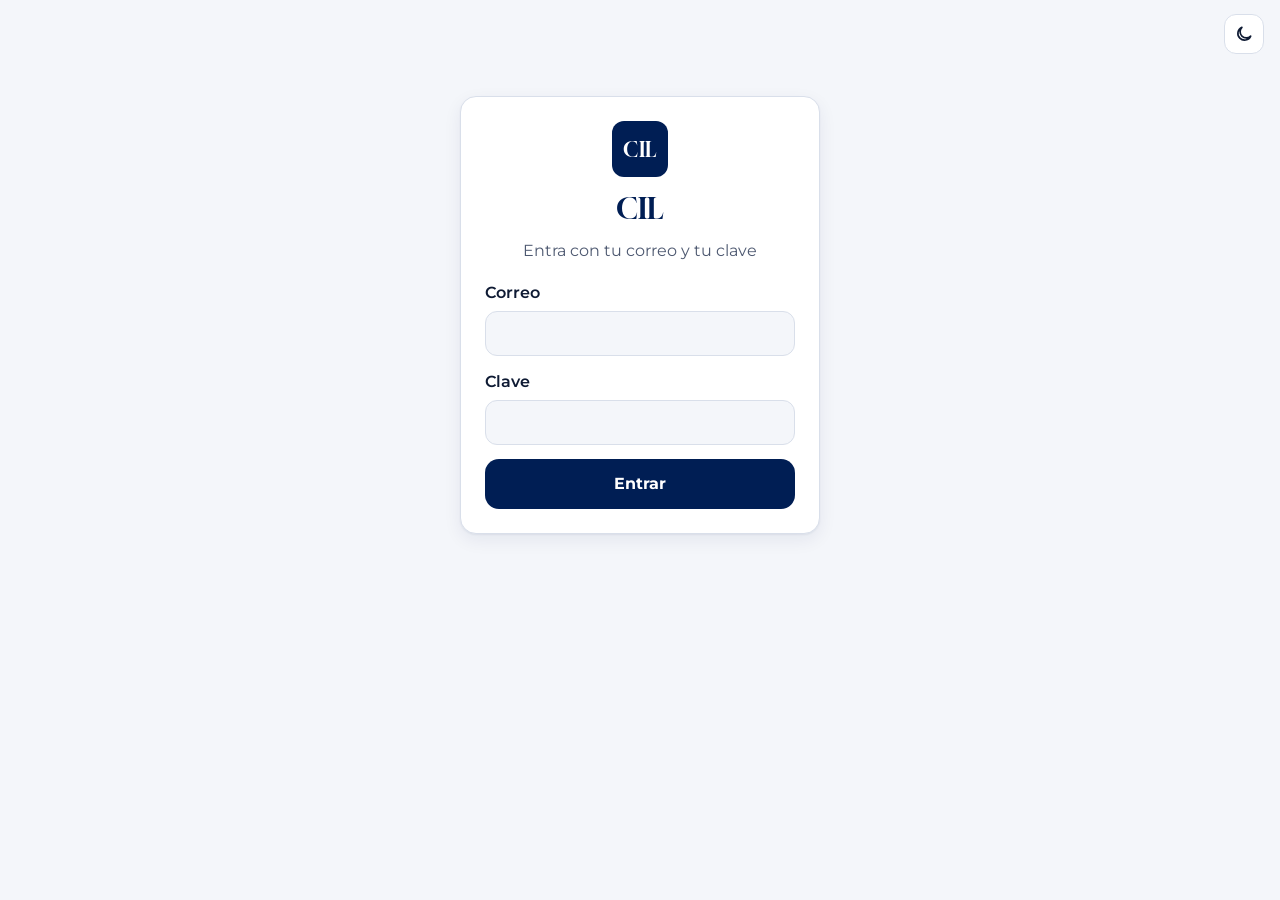
<file: index.html>
<!doctype html>
<html lang="es">
<head>
  <meta charset="utf-8">
  <meta name="viewport" content="width=device-width, initial-scale=1, maximum-scale=1, user-scalable=no, viewport-fit=cover">
  <title>CIL</title>
  <meta name="description" content="Herramientas del equipo CIL.">
  <meta name="theme-color" content="#001E54">
  <meta name="robots" content="noindex, nofollow">
  <link rel="manifest" href="manifest.webmanifest">
  <link rel="icon" type="image/png" sizes="192x192" href="icon-192.png">
  <link rel="apple-touch-icon" href="icon-192.png">
  <meta name="apple-mobile-web-app-capable" content="yes">
  <meta name="apple-mobile-web-app-title" content="CIL">
  <link rel="preconnect" href="https://xooofdppgnpibasambuc.supabase.co" crossorigin><!-- la base de datos (config.js): se conecta mientras carga la app -->
  <link rel="preconnect" href="https://fonts.googleapis.com"><link rel="preconnect" href="https://fonts.gstatic.com" crossorigin>
  <link rel="stylesheet" href="https://fonts.googleapis.com/css2?family=Gloock&family=Montserrat:wght@500;600;700;800&display=swap" media="print" onload="this.media='all'">
  <!-- Quien solo usa un módulo (por ejemplo Tareas) va directo, sin esperar a que cargue el menú -->
  <script>try { var d = localStorage.getItem('barquero_directo'); if (d && /^[a-z]+\/$/.test(d) && !sessionStorage.getItem('barquero_en_menu') && !/avisos|bandeja/.test(location.search)) location.replace(d); } catch (e) { /* sigue al menú */ }</script>
  <script src="comun/tema.js?v=4"></script>
  <link rel="stylesheet" href="comun/tema.css?v=3">
  <link rel="stylesheet" href="comun/hub.css?v=8">
</head>
<body>
  <div id="hub"><div class="hub-centro"><div class="hub-spinner"></div></div></div>
  <noscript>Esta app necesita JavaScript.</noscript>
  <script src="comun/sesion.js?v=1" defer></script>
  <script src="config.js" defer></script>
  <script src="comun/hub.js?v=18" defer></script>
</body>
</html>
</file>
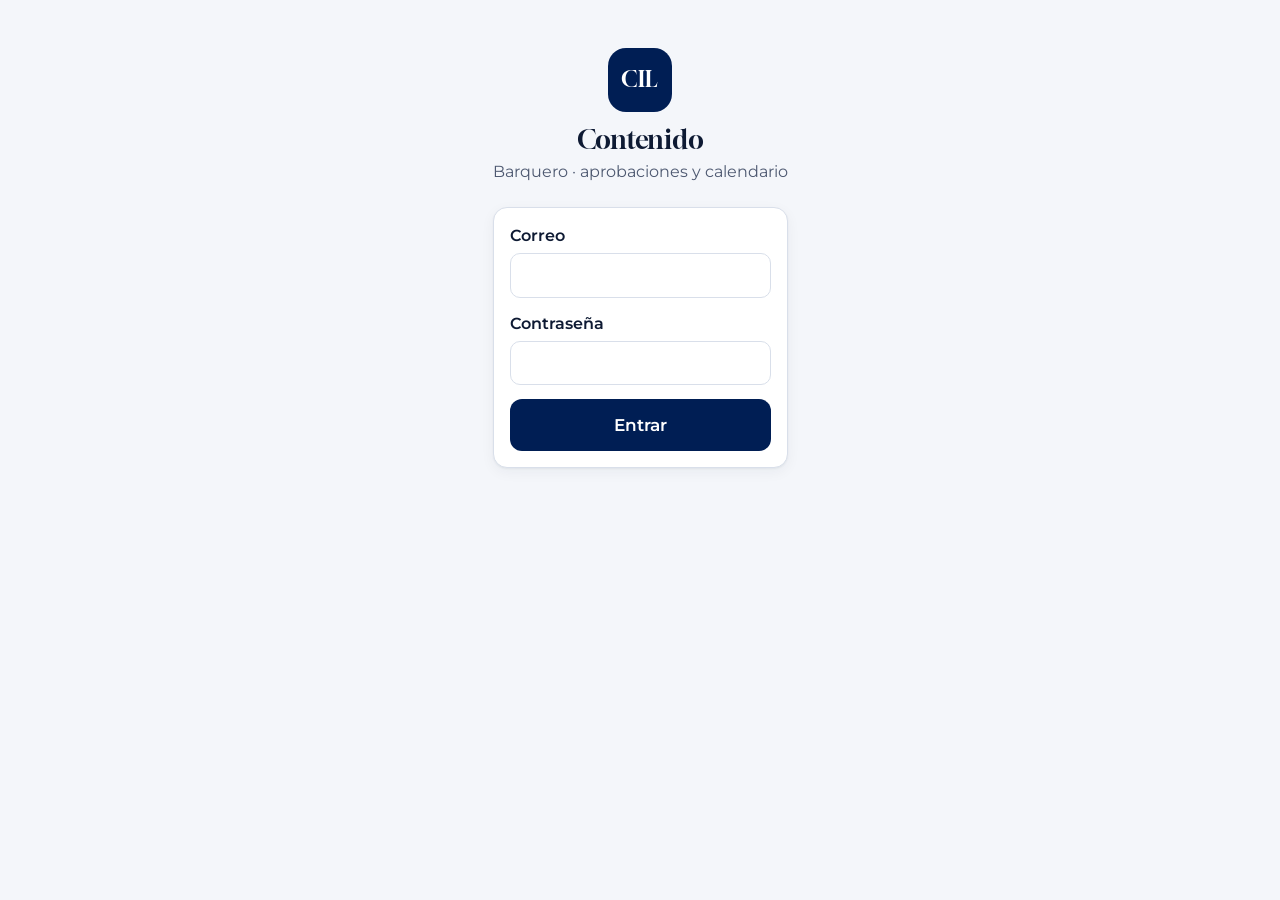
<file: contenido/index.html>
<!doctype html>
<html lang="es" class="marco-fijo">
<head>
  <meta charset="utf-8">
  <meta name="viewport" content="width=device-width, initial-scale=1, maximum-scale=1, user-scalable=no, viewport-fit=cover">
  <title>Contenido · CIL</title>
  <meta name="description" content="Aprobaciones, correcciones y calendario de publicaciones de Barquero.">
  <meta name="theme-color" content="#001E54">
  <meta name="robots" content="noindex, nofollow">
  <link rel="manifest" href="../manifest.webmanifest">
  <link rel="icon" type="image/png" sizes="192x192" href="../icon-192.png">
  <link rel="apple-touch-icon" href="../icon-192.png">
  <meta name="apple-mobile-web-app-capable" content="yes">
  <meta name="apple-mobile-web-app-title" content="CIL">
  <link rel="preconnect" href="https://xooofdppgnpibasambuc.supabase.co" crossorigin><!-- la base de datos (config.js) -->
  <link rel="preconnect" href="https://fonts.googleapis.com"><link rel="preconnect" href="https://fonts.gstatic.com" crossorigin>
  <link rel="stylesheet" href="https://fonts.googleapis.com/css2?family=Gloock&family=Montserrat:wght@500;600;700&display=swap" media="print" onload="this.media='all'">
  <script src="../comun/tema.js?v=4"></script>
<script src="../comun/cambiar.js?v=2" defer></script>
  <link rel="stylesheet" href="../comun/tema.css?v=3">
  <link rel="stylesheet" href="styles.css?v=14">
</head>
<body>
  <div id="app"><div class="centro"><div class="spinner"></div></div></div>
  <noscript>Esta app necesita JavaScript.</noscript>
  <!-- La misma configuración de CIL (base de datos); Contenido la lee como BF_CONFIG -->
  <script src="../config.js"></script>
  <script>window.BF_CONFIG = window.BF_CONFIG || window.BARQUERO_CONFIG || {};</script>
  <script src="../comun/sesion.js?v=1"></script>
  <script src="logic.js?v=11"></script>
  <script src="demo.js?v=1"></script>
  <script src="store.js?v=7"></script>
  <script src="app.js?v=20"></script>
</body>
</html>
</file>
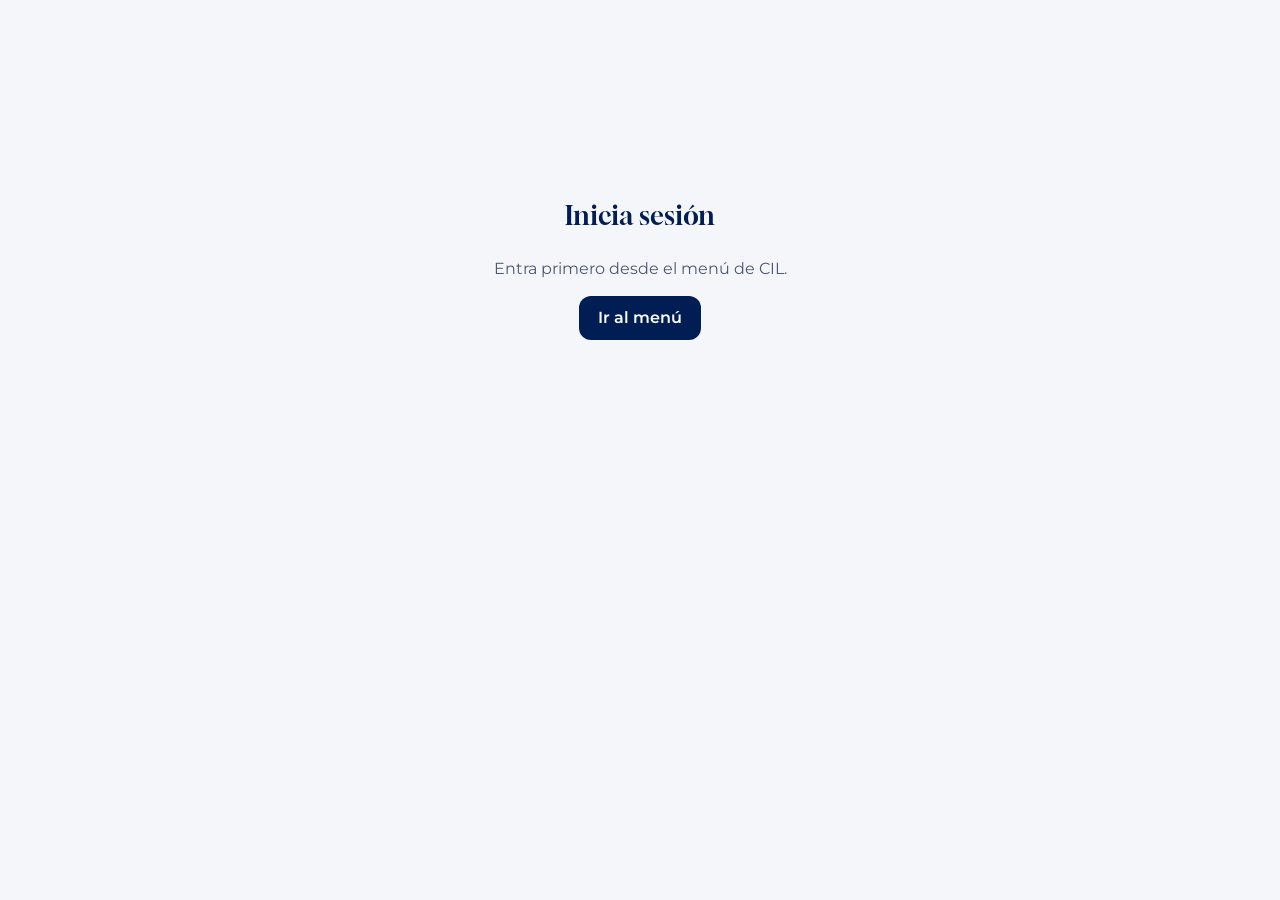
<file: pendientes/index.html>
<!doctype html>
<html lang="es">
<head>
  <meta charset="utf-8">
  <meta name="viewport" content="width=device-width, initial-scale=1, maximum-scale=1, user-scalable=no, viewport-fit=cover">
  <title>Pendientes · CIL</title>
  <meta name="theme-color" content="#001E54">
  <meta name="robots" content="noindex, nofollow">
  <link rel="manifest" href="../manifest.webmanifest">
  <link rel="icon" type="image/png" sizes="192x192" href="../icon-192.png">
  <link rel="apple-touch-icon" href="../icon-192.png">
  <link rel="preconnect" href="https://xooofdppgnpibasambuc.supabase.co" crossorigin><!-- la base de datos (config.js): se conecta mientras carga la app -->
  <link rel="preconnect" href="https://fonts.googleapis.com"><link rel="preconnect" href="https://fonts.gstatic.com" crossorigin>
  <link rel="stylesheet" href="https://fonts.googleapis.com/css2?family=Gloock&family=Montserrat:wght@500;600;700;800&display=swap" media="print" onload="this.media='all'">
  <script src="../comun/tema.js?v=4"></script>
<script src="../comun/cambiar.js?v=2" defer></script>
  <link rel="stylesheet" href="../comun/tema.css?v=3">
  <link rel="stylesheet" href="../tareas/styles.css?v=34">
  <link rel="stylesheet" href="styles.css?v=4">
</head>
<body>
  <div id="app"><div class="centro"><div class="spinner"></div></div></div>
  <noscript>Esta app necesita JavaScript.</noscript>
  <script src="../comun/sesion.js?v=1" defer></script>
  <script src="../config.js" defer></script>
  <script src="app.js?v=12" defer></script>
</body>
</html>
</file>
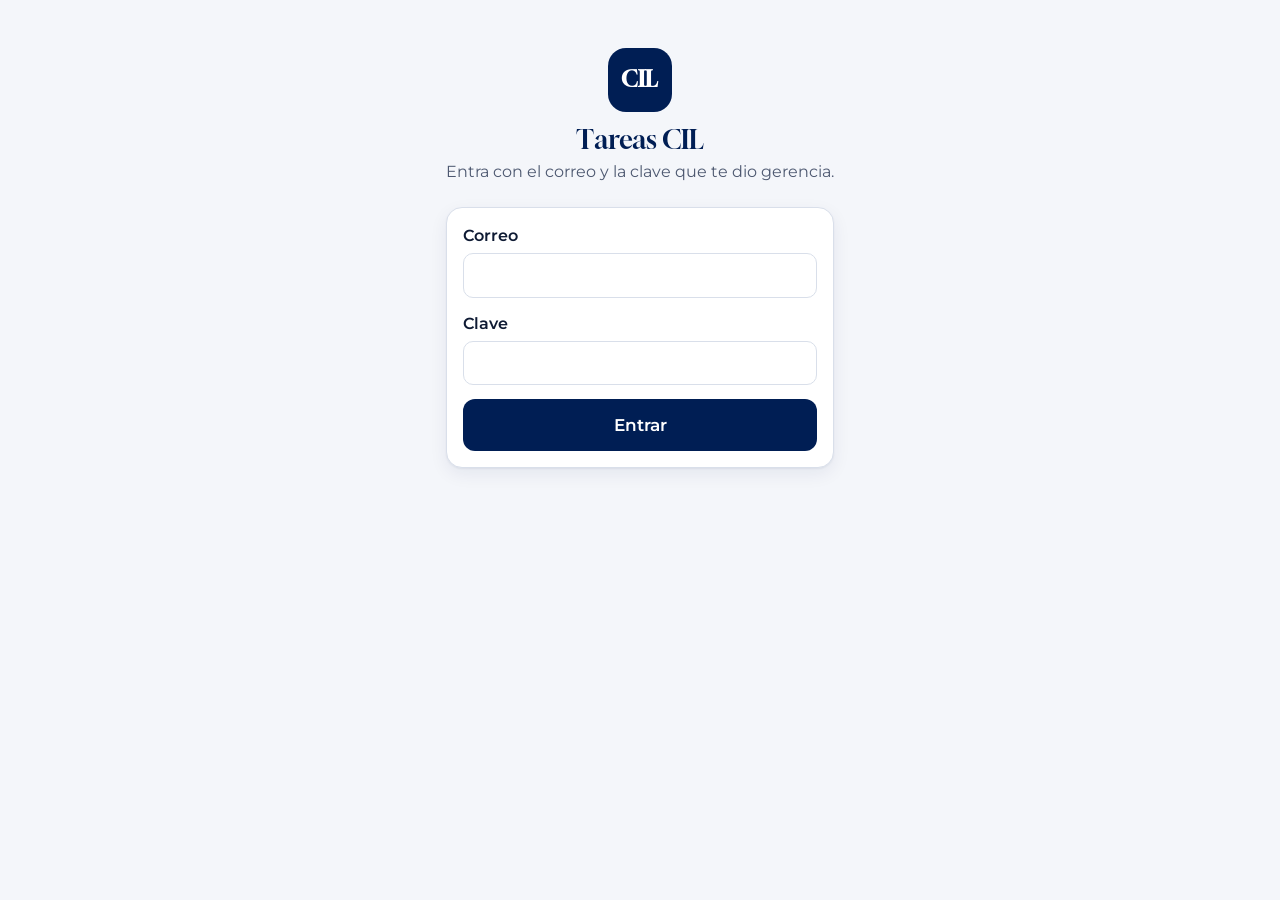
<file: tareas/index.html>
<!doctype html>
<html lang="es" class="marco-fijo">
<head>
  <meta charset="utf-8">
  <meta name="viewport" content="width=device-width, initial-scale=1, maximum-scale=1, user-scalable=no, viewport-fit=cover">
  <title>Tareas · CIL</title>
  <meta name="theme-color" content="#001E54">
  <meta name="robots" content="noindex, nofollow">
  <link rel="manifest" href="../manifest.webmanifest">
  <link rel="icon" type="image/png" sizes="192x192" href="../icon-192.png">
  <link rel="apple-touch-icon" href="../icon-192.png">
  <link rel="preconnect" href="https://xooofdppgnpibasambuc.supabase.co" crossorigin><!-- la base de datos (config.js): se conecta mientras carga la app -->
  <link rel="preconnect" href="https://fonts.googleapis.com"><link rel="preconnect" href="https://fonts.gstatic.com" crossorigin>
  <link rel="stylesheet" href="https://fonts.googleapis.com/css2?family=Gloock&family=Montserrat:wght@500;600;700;800&display=swap" media="print" onload="this.media='all'">
  <script src="../comun/tema.js?v=4"></script>
<script src="../comun/cambiar.js?v=2" defer></script>
  <link rel="stylesheet" href="../comun/tema.css?v=3">
  <link rel="stylesheet" href="styles.css?v=34">
</head>
<body>
  <div id="app"><div class="centro"><div class="spinner"></div></div></div>
  <noscript>Esta app necesita JavaScript.</noscript>
  <script src="../comun/sesion.js?v=1" defer></script>
  <script src="../config.js" defer></script>
  <script src="logic.js?v=29" defer></script>
  <script src="store.js?v=45" defer></script>
  <script src="app.js?v=72" defer></script>
</body>
</html>
</file>
<file: comun/tema.css>
/* CIL — colores (azul de Barquero Food) y letras de marca, compartidos por todos los módulos.
   Claro (por defecto, se lee bien al sol) y oscuro. Se cambia con el botón ☀/☾ y se recuerda en el teléfono.
   Azul de marca #001E54 · gris de marca #B7B6B5 · títulos en Gloock · texto en Montserrat.
   El amarillo y el naranja de marca son señales de venta: aquí no se usan como decoración. */
:root {
  --marca: #001E54;
  --marca-gris: #B7B6B5;
  --bg: #F4F6FA;
  --card: #FFFFFF;
  --ink: #0E1A33;
  --titulo: #001E54;
  --muted: #4D5870;
  --line: #D9DFEA;
  --accent: #001E54;
  --accent-ink: #FFFFFF;
  --sobre: #FFFFFF;      /* texto sobre un color lleno (botón verde, globo rojo) */
  --accent-bg: #E5EBF5;
  --wine: #A3263A;
  --wine-bg: #FBE9EC;
  --amber: #8A4B00;
  --amber-bg: #FCEFD9;
  --blue: #1F4F8F;
  --blue-bg: #E4EDF9;
  --green: #1E6B42;
  --green-bg: #E0F2E8;
  --purple: #5B4A99;
  --purple-bg: #ECE8F8;
  --gray-bg: #EDF0F5;
  --wa: #1A7F43;
  --shadow: 0 1px 2px rgba(0, 30, 84, .06), 0 6px 18px rgba(0, 30, 84, .07);
  --radius: 16px;
  --serif: "Gloock", Georgia, "Times New Roman", serif;
  --sans: "Montserrat", system-ui, -apple-system, "Segoe UI", Roboto, Arial, sans-serif;
  color-scheme: light;
}
@media (prefers-color-scheme: dark) {
  :root:not([data-theme="claro"]) {
    --bg: #0A1328; --card: #111E3A; --ink: #F3F6FB; --titulo: #FFFFFF; --muted: #BCC6DA; --line: #34487C; --sobre: #0A1328;
    --accent: #A9C2F5; --accent-ink: #001E54; --accent-bg: #1A2A50;
    --wine: #F29AA7; --wine-bg: #3A1D29; --amber: #F2BE72; --amber-bg: #3A2C17;
    --blue: #9CC0F0; --blue-bg: #18294A; --green: #86D6A6; --green-bg: #15312A;
    --purple: #C2B4F0; --purple-bg: #262445; --gray-bg: #1A2747; --wa: #3CC472;
    --shadow: 0 1px 2px rgba(0, 0, 0, .35), 0 8px 22px rgba(0, 0, 0, .3);
    color-scheme: dark;
  }
}
:root[data-theme="oscuro"] {
  --bg: #0A1328; --card: #111E3A; --ink: #F3F6FB; --titulo: #FFFFFF; --muted: #BCC6DA; --line: #34487C; --sobre: #0A1328;
  --accent: #A9C2F5; --accent-ink: #001E54; --accent-bg: #1A2A50;
  --wine: #F29AA7; --wine-bg: #3A1D29; --amber: #F2BE72; --amber-bg: #3A2C17;
  --blue: #9CC0F0; --blue-bg: #18294A; --green: #86D6A6; --green-bg: #15312A;
  --purple: #C2B4F0; --purple-bg: #262445; --gray-bg: #1A2747; --wa: #3CC472;
  --shadow: 0 1px 2px rgba(0, 0, 0, .35), 0 8px 22px rgba(0, 0, 0, .3);
  color-scheme: dark;
}
.boton-tema { width: 40px; height: 40px; border-radius: 12px; border: 1.5px solid var(--line); background: var(--card); color: var(--ink); display: inline-grid; place-items: center; cursor: pointer; padding: 0; }
.boton-tema svg { width: 20px; height: 20px; fill: none; stroke: currentColor; stroke-width: 2; stroke-linecap: round; stroke-linejoin: round; }
</file>
<file: comun/hub.css>
/* Menú principal de CIL */
* { box-sizing: border-box; }
html { -webkit-text-size-adjust: 100%; }
body { margin: 0; background: var(--bg); color: var(--ink); font: 16px/1.5 var(--sans); -webkit-font-smoothing: antialiased; }
h1, h2 { font-family: var(--serif); font-weight: 400; color: var(--titulo); margin: 0 0 .3em; }
a { color: var(--accent); }
.hub { max-width: 560px; margin: 0 auto; padding: 0 16px 40px; padding-top: env(safe-area-inset-top); }
.hub-top { display: flex; align-items: center; gap: 10px; padding: 14px 0; }
.hub-marca { display: flex; align-items: center; gap: 10px; text-decoration: none; color: var(--titulo); margin-right: auto; }
.hub-logo { width: 40px; height: 40px; border-radius: 12px; background: var(--marca); color: #fff; display: grid; place-items: center; font: 15px var(--serif); letter-spacing: .02em; }
:root[data-theme="oscuro"] .hub-logo { background: #fff; color: var(--marca); }
.hub-marca b { font: 22px var(--serif); font-weight: 400; }
.hub-salir { border: 1.5px solid var(--line); background: var(--card); color: var(--muted); border-radius: 12px; height: 40px; padding: 0 12px; font: 600 .85rem var(--sans); cursor: pointer; }
.hub-hola { margin: 18px 0 4px; font-size: 1.9rem; }
.hub-sub { color: var(--muted); margin: 0 0 22px; }
.modulos { display: grid; gap: 14px; }
.modulo { display: flex; align-items: center; gap: 16px; padding: 18px; background: var(--card); border: 1px solid var(--line); border-radius: var(--radius); box-shadow: var(--shadow); text-decoration: none; color: var(--ink); min-height: 92px; transition: transform .12s ease; }
.modulo:active { transform: scale(.985); }
.modulo-ic { flex: none; width: 56px; height: 56px; border-radius: 16px; display: grid; place-items: center; background: var(--accent-bg); color: var(--accent); }
.modulo-ic svg { width: 28px; height: 28px; fill: none; stroke: currentColor; stroke-width: 1.9; stroke-linecap: round; stroke-linejoin: round; }
.modulo-txt { flex: 1; min-width: 0; }
.modulo-txt b { display: block; font: 1.25rem var(--serif); font-weight: 400; color: var(--titulo); }
.modulo-txt span { color: var(--muted); font-size: .92rem; }
.modulo-flecha { color: var(--muted); font-size: 1.6rem; }
.modulo-nota { display: inline-block; margin-top: 4px; font-size: .75rem; font-weight: 600; color: var(--amber); background: var(--amber-bg); border-radius: 999px; padding: 1px 8px; }
.hub-sec { margin: 28px 0 10px; font-size: 1.2rem; }
.hub-centro { min-height: 70vh; display: flex; flex-direction: column; align-items: center; justify-content: center; text-align: center; padding: 24px 16px; gap: 10px; }
.hub-spinner { width: 34px; height: 34px; border-radius: 50%; border: 3px solid var(--line); border-top-color: var(--accent); animation: girar .8s linear infinite; }
@keyframes girar { to { transform: rotate(360deg); } }
.login { width: 100%; max-width: 360px; background: var(--card); border: 1px solid var(--line); border-radius: var(--radius); box-shadow: var(--shadow); padding: 24px; text-align: left; }
.login .hub-logo { margin: 0 auto 10px; width: 56px; height: 56px; font-size: 20px; }
.login h1 { text-align: center; font-size: 1.8rem; }
.login p { text-align: center; color: var(--muted); margin: 0 0 18px; }
.login label { display: flex; flex-direction: column; gap: 6px; font-weight: 600; margin: 0 0 14px; }
.login input { font: 16px var(--sans); padding: 12px 14px; border-radius: 12px; border: 1.5px solid var(--line); background: var(--bg); color: var(--ink); }
.login input:focus { outline: 3px solid var(--accent-bg); border-color: var(--accent); }
.btn-hub { width: 100%; min-height: 50px; border: 0; border-radius: 14px; background: var(--accent); color: var(--accent-ink); font: 700 1rem var(--sans); cursor: pointer; }
.hub-error { color: var(--wine); background: var(--wine-bg); border-radius: 12px; padding: 10px 12px; font-weight: 600; margin: 0 0 14px; }
.hub-tema { position: fixed; top: 14px; right: 16px; }
.modulo-ic { position: relative; }
.modulo-badge { position: absolute; top: -6px; right: -6px; min-width: 22px; height: 22px; padding: 0 6px; border-radius: 999px; background: var(--wine); color: var(--sobre); font: 700 .75rem/22px var(--sans); text-align: center; }
:root[data-theme="oscuro"] .modulo-badge { color: var(--bg); }
@media (prefers-color-scheme: dark) { :root:not([data-theme="claro"]) .modulo-badge { color: var(--bg); } }
.hub-ayuda { text-align: center; margin-top: 28px; font-weight: 600; }
.hub-avisos { margin-top: 22px; display: grid; grid-template-columns: 1fr auto; gap: 4px 12px; align-items: center; padding: 14px 16px; background: var(--card); border: 1px solid var(--line); border-radius: var(--radius); }
.hub-avisos b { grid-column: 1; }
.hub-avisos span { grid-column: 1; color: var(--muted); font-size: .88rem; }
.hub-avisos button { grid-column: 2; grid-row: 1 / span 2; width: auto; min-height: 40px; padding: 0 16px; }
.hub-avisos small { grid-column: 1 / -1; color: var(--accent); font-weight: 600; }
.hub-avisos.on { background: transparent; }
.btn-hub.chico { min-height: 40px; font-size: .9rem; }

/* Gerencia: el reloj de avisos se detuvo */
.hub-reloj { display: flex; flex-direction: column; gap: 4px; margin: 0 0 16px; padding: 14px 16px; border-radius: 14px; border: 1px solid var(--wine); background: var(--wine-bg); color: var(--wine); text-decoration: none; }
.hub-reloj span { font-size: .9rem; }
.hub-reloj[hidden], .bandeja[hidden] { display: none; }
/* Bandeja de avisos */
.bandeja { margin: 4px 0 18px; background: var(--card); border: 1px solid var(--line); border-radius: var(--radius); }
.bandeja summary { display: flex; align-items: center; justify-content: space-between; gap: 10px; padding: 14px 16px; cursor: pointer; min-height: 48px; list-style: none; }
.bandeja summary::-webkit-details-marker { display: none; }
.bandeja-n { background: var(--wine); color: var(--sobre); border-radius: 999px; padding: 2px 10px; font-size: .82rem; font-weight: 700; }
.bandeja ul { list-style: none; margin: 0; padding: 0 0 6px; max-height: 60vh; overflow-y: auto; }
.bandeja li { border-top: 1px solid var(--line); }
.bandeja li a, .bandeja li div { display: flex; flex-direction: column; gap: 2px; padding: 10px 16px; color: var(--ink); text-decoration: none; }
.bandeja li span { color: var(--muted); font-size: .88rem; overflow-wrap: anywhere; }
.bandeja li small { color: var(--muted); font-size: .76rem; }
.bandeja li.nuevo b::before { content: ''; display: inline-block; width: 8px; height: 8px; border-radius: 50%; background: var(--wine); margin-right: 6px; vertical-align: middle; }
.bandeja .muted { color: var(--muted); font-size: .88rem; }
</file>
<file: contenido/styles.css>
/* Contenido Barquero — estilos */
:root {
  /* Base de marca Barquero Food: azul #001E54 y gris #B7B6B5. Amarillo y naranja no se usan (son señales de venta). */
  --bg: #F4F6FA;
  --card: #FFFFFF;
  --ink: #0E1A33;
  --muted: #4D5870;
  --line: #D9DFEA;
  --accent: #001E54;
  --accent-ink: #FFFFFF;
  --accent-bg: #E5EBF5;
  --wine: #A3263A;
  --wine-bg: #FBE9EC;
  --amber: #8A4B00;
  --amber-bg: #FCEFD9;
  --blue: #1F4F8F;
  --blue-bg: #E4EDF9;
  --green: #1E6B42;
  --green-bg: #E0F2E8;
  --purple: #806a45;
  --purple-bg: #f5efe5;
  --gray-bg: #EDF0F5;
  --wa: #1A7F43;
  --reel: #19686f;
  --reel-bg: #e2f2f3;
  --carr: #6658c4;
  --carr-bg: #efedfb;
  --hist: #a3346f;
  --hist-bg: #f8e6ef;
  --shadow: 0 1px 2px rgba(20, 30, 60, .05), 0 4px 14px rgba(20, 30, 60, .05);
  --radius: 14px;
  --serif: "Gloock", Georgia, "Times New Roman", serif;
  --sans: "Montserrat", system-ui, -apple-system, "Segoe UI", Roboto, "Helvetica Neue", Arial, sans-serif;
  color-scheme: light;
}
@media (prefers-color-scheme: dark) {
  :root:not([data-theme="claro"]) {
    --bg: #0A1328; --card: #111E3A; --ink: #F3F6FB; --muted: #BCC6DA; --line: #34487C; --sobre: #0A1328;
    --accent: #A9C2F5; --accent-ink: #001E54; --accent-bg: #1A2A50;
    --wine: #F29AA7; --wine-bg: #3A1D29; --amber: #F2BE72; --amber-bg: #3A2C17;
    --blue: #9CC0F0; --blue-bg: #18294A; --green: #86D6A6; --green-bg: #15312A;
    --purple: #d6bd91; --purple-bg: #2f2a20; --gray-bg: #1A2747; --wa: #3CC472;
    --reel: #7fd0d6; --reel-bg: #173235; --carr: #b9b1f2; --carr-bg: #262445; --hist: #f2a5cb; --hist-bg: #3a1f2d;
    --shadow: 0 1px 2px rgba(0, 0, 0, .3), 0 6px 18px rgba(0, 0, 0, .25);
    color-scheme: dark;
  }
}
:root[data-theme="oscuro"] {
  --bg: #0A1328; --card: #111E3A; --ink: #F3F6FB; --muted: #BCC6DA; --line: #34487C; --sobre: #0A1328;
  --accent: #A9C2F5; --accent-ink: #001E54; --accent-bg: #1A2A50;
  --wine: #F29AA7; --wine-bg: #3A1D29; --amber: #F2BE72; --amber-bg: #3A2C17;
  --blue: #9CC0F0; --blue-bg: #18294A; --green: #86D6A6; --green-bg: #15312A;
  --purple: #d6bd91; --purple-bg: #2f2a20; --gray-bg: #1A2747; --wa: #3CC472;
  --reel: #7fd0d6; --reel-bg: #173235; --carr: #b9b1f2; --carr-bg: #262445; --hist: #f2a5cb; --hist-bg: #3a1f2d;
  color-scheme: dark;
}

* { box-sizing: border-box; }
html { -webkit-text-size-adjust: 100%; }
body {
  margin: 0; background: var(--bg); color: var(--ink);
  font: 16px/1.45 var(--sans); -webkit-font-smoothing: antialiased;
}
a { color: var(--accent); }
h1, h2, h3 { font-family: var(--serif); font-weight: 400; letter-spacing: -.01em; margin: 0 0 .4em; }
h1 { font-size: 1.65rem; line-height: 1.15; }
h2 { font-size: 1.15rem; }
p { margin: .35em 0; }
small { font-size: .82em; }
code { background: var(--gray-bg); padding: .1em .35em; border-radius: 6px; font-size: .9em; }
[hidden] { display: none !important; }
svg { width: 22px; height: 22px; fill: none; stroke: currentColor; stroke-width: 1.8; stroke-linecap: round; stroke-linejoin: round; flex: none; }
.muted { color: var(--muted); }
.rojo { color: var(--wine); }

/* ---------- Estructura ---------- */
.top {
  position: sticky; top: 0; z-index: 20; display: flex; align-items: center; gap: 10px;
  padding: calc(10px + env(safe-area-inset-top)) 16px 10px; background: color-mix(in srgb, var(--bg) 88%, transparent);
  backdrop-filter: saturate(1.4) blur(10px); -webkit-backdrop-filter: saturate(1.4) blur(10px);
  border-bottom: 1px solid var(--line);
}
.marca { display: flex; align-items: center; gap: 10px; text-decoration: none; color: var(--ink); margin-right: auto; }
.logo {
  width: 34px; height: 34px; border-radius: 10px; background: var(--accent); color: var(--accent-ink);
  display: grid; place-items: center; font: 400 .8rem/1 var(--serif); letter-spacing: .02em;
}
.logo.grande { width: 64px; height: 64px; border-radius: 18px; font-size: 2rem; }
.marca-txt { font: 600 1.05rem/1.05 var(--serif); display: flex; flex-direction: column; }
.marca-txt small { font: 500 .7rem/1.2 var(--sans); color: var(--muted); letter-spacing: .06em; text-transform: uppercase; }
.quien { color: var(--muted); font-size: .9rem; }
.icono-btn { color: var(--muted); padding: 6px; border-radius: 10px; display: grid; }
.icono-btn:hover { color: var(--ink); background: var(--gray-bg); }
.demo-rol { display: flex; background: var(--gray-bg); border-radius: 999px; padding: 3px; }
.demo-rol button {
  border: 0; background: transparent; color: var(--muted); font: 600 .82rem var(--sans); padding: 6px 12px; border-radius: 999px; cursor: pointer;
}
.demo-rol button[aria-pressed="true"] { background: var(--card); color: var(--ink); box-shadow: var(--shadow); }
.franja-demo { background: var(--amber-bg); color: var(--amber); font-size: .82rem; padding: 7px 16px; text-align: center; }
.franja-demo a { color: inherit; font-weight: 600; }

.contenido { max-width: 720px; margin: 0 auto; padding: 18px 16px calc(120px + env(safe-area-inset-bottom)); }

.tabs {
  position: fixed; left: 0; right: 0; bottom: 0; z-index: 20; display: grid; grid-template-columns: repeat(4, 1fr);
  background: var(--card); border-top: 1px solid var(--line);
  padding: 6px max(8px, calc((100% - 720px) / 2)) calc(6px + env(safe-area-inset-bottom));
}
.tab {
  position: relative; display: flex; flex-direction: column; align-items: center; gap: 2px; padding: 6px 2px;
  text-decoration: none; color: var(--muted); font-size: .72rem; font-weight: 600; border-radius: 12px;
}
.tab.activo { color: var(--accent); }
.tab.activo svg { stroke-width: 2.2; }
.badge {
  position: absolute; top: 1px; left: calc(50% + 6px); min-width: 19px; height: 19px; padding: 0 5px; border-radius: 999px;
  background: var(--wine); color: var(--sobre); font-size: .7rem; line-height: 19px; text-align: center;
}
.tab-nueva .mas-ic {
  display: grid; place-items: center; width: 42px; height: 30px; border-radius: 10px; background: var(--accent); color: var(--accent-ink);
}
.tab-nueva .mas-ic svg { width: 22px; height: 22px; stroke-width: 2.4; }
.tab-nueva { color: var(--muted); }
.tab-nueva.activo { color: var(--accent); }

/* ---------- Botones ---------- */
.btn {
  display: inline-flex; align-items: center; justify-content: center; gap: 8px; min-height: 44px; padding: 10px 18px;
  border: 1px solid transparent; border-radius: 12px; background: var(--accent); color: var(--accent-ink);
  font: 600 .98rem var(--sans); text-decoration: none; cursor: pointer; -webkit-tap-highlight-color: transparent;
  transition: transform .06s ease, filter .15s ease;
}
.btn:active { transform: scale(.98); }
.btn:hover { filter: brightness(1.05); }
.btn:disabled { opacity: .55; cursor: default; }
.btn.grande { min-height: 52px; font-size: 1.05rem; width: 100%; }
.btn.chico { min-height: 36px; padding: 6px 12px; font-size: .88rem; border-radius: 10px; }
.btn.sec { background: transparent; color: var(--ink); border-color: var(--line); }
.btn.fantasma { background: transparent; color: var(--muted); }
.btn.ok { background: var(--green); color: var(--sobre); }
.btn.warn { background: var(--wine); color: var(--sobre); }
.btn.wa { background: var(--wa); color: var(--sobre); }
.btn.link { background: none; color: var(--accent); padding: 4px 2px; min-height: 0; font-weight: 600; }

/* ---------- Tarjetas, listas ---------- */
.card { background: var(--card); border: 1px solid var(--line); border-radius: var(--radius); padding: 16px; box-shadow: var(--shadow); margin: 0 0 14px; }
.bloque { margin: 24px 0 8px; }
.bloque-head { display: flex; align-items: baseline; justify-content: space-between; gap: 10px; margin-bottom: 8px; }
.bloque-head h2 { margin: 0; }
.bloque.alerta h2 { color: var(--wine); }
.bloque.destacado h2::before { content: ''; display: inline-block; width: 8px; height: 8px; border-radius: 50%; background: var(--wine); margin-right: 8px; vertical-align: middle; }
.lista { display: flex; flex-direction: column; gap: 8px; }
.item {
  display: flex; align-items: center; gap: 12px; padding: 12px 14px; background: var(--card); border: 1px solid var(--line);
  border-radius: 12px; text-decoration: none; color: var(--ink); min-height: 56px;
}
a.item:hover, .item a.item-cuerpo:hover .item-titulo { color: var(--accent); }
.item-cuerpo { flex: 1; min-width: 0; display: flex; flex-direction: column; gap: 4px; text-decoration: none; color: inherit; }
.item-titulo { font-weight: 600; line-height: 1.25; overflow-wrap: anywhere; }
.item-meta { display: flex; flex-wrap: wrap; align-items: center; gap: 6px; font-size: .82rem; }
.item-meta .extra { color: var(--muted); }
.flecha { color: var(--muted); font-size: 1.4rem; line-height: 1; }
.tipo-ic { display: grid; place-items: center; width: 34px; height: 34px; border-radius: 10px; background: var(--accent-bg); color: var(--accent); flex: none; }
.item-meta .tipo-ic { width: 26px; height: 26px; border-radius: 8px; }
.item-meta .tipo-ic svg { width: 17px; height: 17px; }
.sub-lista { display: flex; flex-wrap: wrap; gap: 4px 10px; font-size: .82rem; }
.espera-ic { font-size: 1.4rem; }
.hueco-item { border-style: dashed; background: transparent; }
.hueco-dot { width: 10px; height: 10px; border-radius: 50%; border: 2px dashed var(--amber); flex: none; }
.vacio-ok { color: var(--green); font-weight: 600; }
.ver-mas { display: inline-block; margin-top: 8px; font-size: .9rem; font-weight: 600; }
.nota-suave { color: var(--muted); font-size: .9rem; margin-top: 16px; }
.vacio { padding: 20px 0; text-align: center; }
.publicar-item.atrasada { border-color: var(--wine); }

.plat {
  display: inline-block; padding: 2px 7px; border-radius: 6px; font-size: .72rem; font-weight: 700; letter-spacing: .02em;
  background: var(--gray-bg); color: var(--muted);
}
.plat.ig { background: #f6e1ea; color: #9b2c5b; }
.plat.tt { background: #dfeff0; color: #1d6468; }
.plat.pub { outline: 1.5px solid currentColor; }
@media (prefers-color-scheme: dark) {
  :root:not([data-theme="claro"]) .plat.ig { background: #3d2230; color: #f0a6c5; }
  :root:not([data-theme="claro"]) .plat.tt { background: #183133; color: #8fd5d9; }
}
:root[data-theme="oscuro"] .plat.ig { background: #3d2230; color: #f0a6c5; }
:root[data-theme="oscuro"] .plat.tt { background: #183133; color: #8fd5d9; }
.pill { display: inline-block; padding: 2px 9px; border-radius: 999px; font-size: .78rem; font-weight: 600; background: var(--gray-bg); color: var(--muted); }
.pill.aprueba { background: var(--amber-bg); color: var(--amber); }
.pill.corregir { background: var(--wine-bg); color: var(--wine); }
.pill.edita { background: var(--blue-bg); color: var(--blue); }
.pill.ok { background: var(--green-bg); color: var(--green); }
.pill.espera { background: var(--purple-bg); color: var(--purple); }
.pill.atrasada { background: var(--wine); color: var(--sobre); }
.pill.banco { background: var(--accent-bg); color: var(--accent); }

/* ---------- Pendientes ---------- */
.saludo { margin-bottom: 0; }
.fecha-hoy { color: var(--muted); margin: 2px 0 16px; }
.hero {
  display: flex; align-items: center; justify-content: space-between; gap: 16px; padding: 18px; border-radius: var(--radius);
  background: var(--accent); color: var(--accent-ink); margin-bottom: 12px; box-shadow: var(--shadow);
}
.hero .btn.grande { width: auto; background: var(--accent-ink); color: var(--accent); flex: none; }
.hero-n { font: 600 2.6rem/1 var(--serif); margin: 0; }
.hero-t { margin: 2px 0 0; font-weight: 600; }
.hero.tranquilo { display: block; background: var(--card); color: var(--ink); border: 1px solid var(--line); text-align: center; padding: 26px 18px; }
.hero.tranquilo .hero-t { font: 600 1.2rem var(--serif); }

/* ---------- Revisión ---------- */
.lote-head { display: flex; justify-content: space-between; align-items: center; margin-bottom: 8px; color: var(--muted); font-weight: 600; }
.lote-head .volver { margin: 0; }
.progreso { height: 6px; border-radius: 999px; background: var(--line); overflow: hidden; margin-bottom: 14px; }
.progreso span { display: block; height: 100%; background: var(--accent); border-radius: inherit; transition: width .3s ease; }
.revision { border-width: 1.5px; }
.rev-head { display: flex; flex-wrap: wrap; align-items: center; gap: 8px; justify-content: space-between; margin-bottom: 8px; font-size: .88rem; }
.rev-titulo { font-size: 1.35rem; margin: 4px 0 6px; }
.rev-titulo a { color: inherit; text-decoration: none; }
.brief { margin: 12px 0; border: 1px solid var(--line); border-radius: 10px; padding: 8px 12px; }
.brief summary { cursor: pointer; font-weight: 600; color: var(--muted); }
.brief dl { display: grid; grid-template-columns: auto 1fr; gap: 4px 12px; margin: 8px 0 2px; }
.brief dt { color: var(--muted); }
.brief dd { margin: 0; }
.nota { background: var(--blue-bg); border-radius: 10px; padding: 10px 12px; margin: 10px 0; }
.antes { background: var(--gray-bg); border-radius: 10px; padding: 10px 12px; margin: 10px 0; font-size: .92rem; }
.lista-corr, .check-corr { margin: 6px 0 0; padding-left: 18px; }
.check-corr { list-style: none; padding: 0; }
.lista-corr li.hecho { color: var(--green); }
.archivo { background: var(--accent-bg); border-radius: 12px; padding: 14px; margin: 12px 0; font-weight: 600; }
.acciones { display: flex; flex-wrap: wrap; gap: 10px; margin-top: 14px; }
.acciones .btn { flex: 1 1 140px; }
.acciones .btn.fantasma { flex: 0 0 auto; }
.panel-corregir { margin-top: 14px; padding-top: 14px; border-top: 1px dashed var(--line); }
.label { font-weight: 600; margin: 12px 0 6px; }
.chips { display: flex; flex-wrap: wrap; gap: 8px; }
.chip {
  border: 1.5px solid var(--line); background: var(--card); color: var(--ink); border-radius: 999px; padding: 8px 13px;
  font: 500 .9rem var(--sans); cursor: pointer; min-height: 40px;
}
.chip[aria-pressed="true"] { background: var(--wine); border-color: var(--wine); color: var(--sobre); }
.puntos { display: flex; flex-direction: column; gap: 8px; }
.punto { display: flex; gap: 8px; align-items: center; }
.punto .ubic { flex: 0 0 104px; }
.punto input[name="punto"] { flex: 1; min-width: 0; }
.quitar { border: 0; background: none; color: var(--muted); font-size: 1.5rem; line-height: 1; padding: 4px 6px; cursor: pointer; }
.fin-lote { text-align: center; }
.fin-lote .btn { margin-top: 10px; }
.resumen-lote { display: flex; justify-content: center; gap: 18px; font-weight: 600; font-size: 1.05rem; }
.lista-simple { text-align: left; list-style: none; padding: 0; margin: 12px 0; }
.lista-simple li { padding: 6px 0; border-bottom: 1px solid var(--line); }

/* ---------- Formularios ---------- */
.campo { display: flex; flex-direction: column; gap: 6px; margin: 0 0 14px; font-weight: 600; }
.campo small, .label small { font-weight: 400; color: var(--muted); }
input, textarea, select {
  font: 16px/1.4 var(--sans); color: var(--ink); background: var(--card); border: 1.5px solid var(--line); border-radius: 10px;
  padding: 10px 12px; width: 100%; min-height: 44px;
}
textarea { resize: vertical; }
input:focus, textarea:focus, select:focus, .chip:focus-visible, .btn:focus-visible, a:focus-visible { outline: 2.5px solid color-mix(in srgb, var(--accent) 60%, transparent); outline-offset: 1px; }
input[type="checkbox"], input[type="radio"] { width: 20px; height: 20px; min-height: 0; accent-color: var(--accent); margin: 0; flex: none; }
input:disabled, textarea:disabled, select:disabled { opacity: .55; }
.check { display: flex; align-items: center; gap: 10px; font-weight: 500; margin: 8px 0; cursor: pointer; }
.check.mini { margin: 0; gap: 5px; font-size: .85rem; }
.seg { display: flex; flex-wrap: wrap; gap: 8px; align-items: center; }
.seg > span { color: var(--muted); font-weight: 600; font-size: .9rem; }
.seg label { display: flex; align-items: center; gap: 8px; font-weight: 500; }
.seg.grande label { flex: 1 1 120px; border: 1.5px solid var(--line); border-radius: 12px; padding: 11px 12px; cursor: pointer; background: var(--card); }
.seg.grande label:has(input:checked) { border-color: var(--accent); background: var(--accent-bg); }
.seg.vertical { flex-direction: column; align-items: stretch; }
.seg-tabs { display: flex; gap: 6px; background: var(--gray-bg); padding: 4px; border-radius: 12px; margin: 0 0 16px; }
.seg-tabs a { flex: 1; text-align: center; padding: 9px 8px; border-radius: 9px; text-decoration: none; color: var(--muted); font-weight: 600; font-size: .9rem; }
.seg-tabs a.on { background: var(--card); color: var(--ink); box-shadow: var(--shadow); }
.ayuda { color: var(--muted); font-size: .88rem; font-weight: 400; }
.espera-check { margin-bottom: 12px; }

.fechas { border: 1.5px solid var(--line); border-radius: 12px; padding: 12px 14px; margin: 6px 0 14px; }
.fechas legend { font-weight: 700; padding: 0 6px; }
.fechas.apagado .fechas-fila { opacity: .45; }
.fechas-fila { display: grid; grid-template-columns: repeat(auto-fit, minmax(150px, 1fr)); gap: 10px; margin: 10px 0 4px; }
.fecha { display: flex; flex-direction: column; gap: 5px; font-weight: 600; font-size: .92rem; }
.dia-txt { color: var(--muted); font-weight: 500; min-height: 1.2em; }
.fechas-acc { display: flex; flex-wrap: wrap; justify-content: space-between; align-items: center; gap: 6px 14px; }
.avisos { list-style: none; padding: 0; margin: 8px 0 0; color: var(--amber); font-size: .88rem; font-weight: 500; }
.avisos li { margin: 3px 0; }
.fechas .ayuda { margin: 8px 0 0; }

/* ---------- Pieza ---------- */
.volver { display: inline-block; margin-bottom: 10px; text-decoration: none; font-weight: 600; }
.pieza-head { margin-bottom: 16px; }
.pieza-head h1 { margin: 8px 0 8px; }
.rondas { color: var(--muted); font-size: .88rem; margin-top: 8px; }
.texto-largo { white-space: normal; overflow-wrap: anywhere; line-height: 1.5; }
.copy-box { background: var(--gray-bg); border-radius: 12px; padding: 12px; margin: 12px 0; }
.copy-box .btn { margin-top: 8px; }
.aviso-espera { background: var(--purple-bg); border-color: transparent; }
.pub-filas { display: flex; flex-direction: column; gap: 10px; margin-bottom: 10px; }
.pub-fila { display: flex; align-items: center; gap: 10px; flex-wrap: wrap; }
.pub-info { flex: 1; min-width: 160px; }
.mas-acciones { display: flex; flex-wrap: wrap; gap: 10px; justify-content: space-between; margin-top: 18px; }
.hacerlo-yo { margin-top: 10px; }
.hacerlo-yo summary { cursor: pointer; color: var(--accent); font-weight: 600; margin-bottom: 10px; }
.hacerlo-yo .card { box-shadow: none; margin: 0; }
.enviar h2 { font-size: 1.1rem; }
.por-corregir { background: var(--wine-bg); border-radius: 10px; padding: 10px 12px; margin-bottom: 14px; }
.por-corregir .check { align-items: flex-start; }

.historial h2 { margin-bottom: 10px; }
.comentar { display: flex; gap: 8px; align-items: flex-end; margin-bottom: 14px; }
.comentar textarea { flex: 1; min-height: 44px; }
.timeline { list-style: none; margin: 0; padding: 0; }
.ev { display: flex; gap: 12px; padding: 10px 0; border-top: 1px solid var(--line); }
.ev-ic { width: 28px; flex: none; text-align: center; font-size: 1.05rem; }
.ev-cuerpo { flex: 1; min-width: 0; }
.ev-txt { margin: 0 0 2px; }
.ev-cuerpo p { margin: 4px 0; overflow-wrap: anywhere; }
.ev-cuerpo details { margin: 4px 0; font-size: .92rem; }
.ev-cuerpo summary { cursor: pointer; color: var(--accent); }
.ev time { display: block; color: var(--muted); font-size: .78rem; margin-top: 2px; }
.ev-correccion .ev-cuerpo { background: var(--wine-bg); border-radius: 10px; padding: 8px 10px; }
.ev-comentario .ev-cuerpo { background: var(--gray-bg); border-radius: 10px; padding: 8px 10px; }

/* ---------- Piezas ---------- */
.filtros { display: flex; gap: 6px; overflow-x: auto; padding-bottom: 6px; margin: 0 -16px 10px; padding-left: 16px; padding-right: 16px; scrollbar-width: none; }
.filtros::-webkit-scrollbar { display: none; }
.filtro { flex: none; padding: 7px 12px; border-radius: 999px; border: 1.5px solid var(--line); text-decoration: none; color: var(--ink); font-weight: 600; font-size: .86rem; background: var(--card); }
.filtro small { color: var(--muted); font-weight: 500; }
.filtro.on { background: var(--ink); color: var(--bg); border-color: var(--ink); }
.filtro.on small { color: inherit; opacity: .7; }
.buscar { margin-bottom: 12px; }

/* ---------- Calendario ---------- */
.cal-nav { display: flex; gap: 8px; justify-content: space-between; margin-bottom: 12px; }
.cal { display: flex; flex-direction: column; gap: 8px; }
.cal-dia { background: var(--card); border: 1px solid var(--line); border-radius: 12px; padding: 10px 12px; }
.cal-dia.hoy { border: 2px solid var(--accent); }
.cal-dia.pasado { opacity: .72; }
.cal-dia.t-historias, .cal-dia.t-descanso { background: transparent; }
.cal-dia-head { display: flex; justify-content: space-between; align-items: baseline; margin-bottom: 6px; }
.cal-dia-head b { text-transform: capitalize; }
.cal-dia-head span { color: var(--muted); font-size: .82rem; font-weight: 600; }
.cal-dia.hoy .cal-dia-head b::after { content: ' · hoy'; color: var(--accent); }
.cal-fila { display: flex; gap: 10px; align-items: flex-start; padding: 4px 0; }
.cal-fila .plat { width: 52px; text-align: center; flex: none; margin-top: 3px; }
.cal-items { display: flex; flex-direction: column; gap: 4px; flex: 1; min-width: 0; }
.cal-pieza { text-decoration: none; color: var(--ink); font-weight: 500; overflow-wrap: anywhere; }
.cal-pieza.propuesta { color: var(--muted); font-style: italic; }
.cal-hueco { align-self: flex-start; border: 1.5px dashed var(--amber); color: var(--amber); background: transparent; border-radius: 8px; padding: 4px 10px; font: 600 .85rem var(--sans); cursor: pointer; }
.cal-vacio, .cal-libre { color: var(--muted); font-size: .85rem; margin: 0; }
.leyenda { margin-top: 14px; }

/* ---------- Métricas ---------- */
.kpis { display: grid; grid-template-columns: repeat(2, 1fr); gap: 10px; }
.kpi { background: var(--card); border: 1px solid var(--line); border-radius: 12px; padding: 14px; }
.kpi b { display: block; font: 600 1.6rem/1.1 var(--serif); }
.kpi span { color: var(--muted); font-size: .85rem; }
.barra { margin: 10px 0; }
.barra-txt { display: flex; justify-content: space-between; gap: 10px; font-size: .92rem; margin-bottom: 4px; }
.barra-txt small { color: var(--muted); font-weight: 400; }
.barra-fondo { height: 10px; background: var(--gray-bg); border-radius: 999px; overflow: hidden; }
.barra-fondo span { display: block; height: 100%; background: var(--accent); border-radius: inherit; }
ol.ranking { list-style: none; padding-left: 0; counter-reset: n; margin: 0; }
ol.ranking li { counter-increment: n; display: flex; align-items: center; gap: 8px; padding: 8px 0; border-bottom: 1px solid var(--line); flex-wrap: wrap; }
ol.ranking li::before { content: counter(n); font: 600 1rem var(--serif); color: var(--muted); width: 18px; }
ol.ranking li a { flex: 1; min-width: 140px; color: var(--ink); text-decoration: none; font-weight: 500; }
.fila-dato { display: flex; gap: 8px; align-items: baseline; }
.fila-dato span { flex: 1; }

/* ---------- Ajustes ---------- */
.cron { display: flex; flex-direction: column; gap: 8px; margin-bottom: 14px; }
.cron-fila { display: grid; grid-template-columns: 84px 1fr 1fr; gap: 8px; align-items: center; }
.cron-head b { font-size: .82rem; color: var(--muted); }
.cron-fila select { min-height: 40px; padding: 6px 8px; }
.version { text-align: center; margin-top: 24px; }

/* ---------- Login ---------- */
.login { max-width: 420px; margin: 0 auto; padding: 48px 16px; }
.login-marca { text-align: center; margin-bottom: 24px; }
.login-marca .logo { margin: 0 auto 12px; }
.login-marca h1 { margin: 0; }

/* ---------- Capas: modal, flash, toast ---------- */
.modal { position: fixed; inset: 0; z-index: 50; display: flex; align-items: flex-end; justify-content: center; }
.modal-fondo { position: absolute; inset: 0; background: rgba(20, 15, 10, .45); }
.hoja {
  position: relative; width: 100%; max-width: 560px; max-height: 92vh; overflow: auto; background: var(--card);
  border-radius: 20px 20px 0 0; padding: 22px 18px calc(22px + env(safe-area-inset-bottom)); box-shadow: 0 -8px 30px rgba(0, 0, 0, .2);
  animation: subir .18s ease-out;
}
@media (min-width: 640px) { .modal { align-items: center; } .hoja { border-radius: 20px; } }
@keyframes subir { from { transform: translateY(30px); opacity: .6; } to { transform: none; opacity: 1; } }
.cerrar { position: absolute; top: 10px; right: 12px; border: 0; background: var(--gray-bg); color: var(--ink); width: 36px; height: 36px; border-radius: 50%; font-size: 1.3rem; cursor: pointer; }
.hoja h2 { padding-right: 40px; }
.opcion { display: flex; gap: 10px; align-items: center; padding: 12px; border: 1.5px solid var(--line); border-radius: 12px; margin: 8px 0; cursor: pointer; }
.opcion:has(input:checked) { border-color: var(--accent); background: var(--accent-bg); }
.flash { position: fixed; left: 0; right: 0; bottom: calc(84px + env(safe-area-inset-bottom)); z-index: 40; display: flex; justify-content: center; padding: 0 12px; pointer-events: none; }
.flash-cuerpo {
  pointer-events: auto; width: 100%; max-width: 520px; background: var(--card); border: 1px solid var(--line); border-radius: 16px;
  padding: 16px; box-shadow: 0 10px 34px rgba(0, 0, 0, .18); display: flex; flex-direction: column; gap: 8px; animation: subir .2s ease-out;
}
.flash-t { font: 600 1.1rem var(--serif); margin: 0; }
.toast {
  position: fixed; top: calc(70px + env(safe-area-inset-top)); left: 50%; transform: translateX(-50%); z-index: 60; max-width: min(520px, calc(100vw - 24px));
  background: var(--wine); color: var(--sobre); padding: 12px 16px; border-radius: 12px; box-shadow: var(--shadow); font-weight: 600;
}
.centro { min-height: 60vh; display: flex; flex-direction: column; align-items: center; justify-content: center; text-align: center; gap: 10px; padding: 20px; }
.spinner { width: 34px; height: 34px; border-radius: 50%; border: 3px solid var(--line); border-top-color: var(--accent); animation: girar .8s linear infinite; }
@keyframes girar { to { transform: rotate(360deg); } }
@media (prefers-reduced-motion: reduce) { * { animation: none !important; transition: none !important; } }

@media (max-width: 380px) {
  .hero { flex-direction: column; align-items: stretch; text-align: center; }
  .hero .btn.grande { width: 100%; }
  .cron-fila { grid-template-columns: 70px 1fr 1fr; }
}

/* ---------- Grabación ---------- */
.grabacion { border-left: 5px solid var(--accent); }
.grabacion.urgente { border-left-color: var(--wine); background: var(--wine-bg); }
.grabacion.hecha { border-left-color: var(--green); }
.grabacion.cancelada { border-left-color: var(--muted); }
.grab-cuando { font: 600 1.15rem var(--serif); margin: 2px 0 6px; }
.grab-conf { display: flex; flex-wrap: wrap; gap: 6px 14px; font-weight: 600; font-size: .92rem; }
.grab-conf .ok { color: var(--green); }
.grab-conf .falta { color: var(--amber); }
.grabacion .acciones .btn.wa { flex: 1 1 100%; }
.agregar-titulo { display: grid; grid-template-columns: 1fr 100px auto; gap: 8px; margin-top: 12px; }
.agregar-titulo select { width: auto; }
.fila-dos { display: grid; grid-template-columns: 1fr 1fr; gap: 10px; }
.racha { display: flex; gap: 6px; justify-content: space-between; }
.racha span { display: flex; flex-direction: column; align-items: center; gap: 2px; flex: 1; }
.racha small { color: var(--muted); font-size: .7rem; }
.cal-grab { display: block; margin: 2px 0 6px; text-decoration: none; font-weight: 600; color: var(--accent); font-size: .9rem; }
@media (max-width: 380px) { .agregar-titulo { grid-template-columns: 1fr auto; } .agregar-titulo input { grid-column: 1 / -1; } }

/* =================== v4: tablero, tarjetas, recorrido =================== */
.contenido.ancho { max-width: 1400px; }
.icono-btn.activo { color: var(--accent); background: var(--accent-bg); }
.cuenta { display: inline-block; min-width: 22px; padding: 0 7px; border-radius: 999px; background: var(--gray-bg); color: var(--muted); font: 600 .8rem/1.6 var(--sans); text-align: center; vertical-align: middle; }

/* Tipo de pieza: siempre con color + palabra */
.tipo-tag { display: inline-flex; align-items: center; gap: 4px; padding: 2px 8px 2px 5px; border-radius: 7px; font: 800 .7rem/1.5 var(--sans); letter-spacing: .05em; text-transform: uppercase; }
.tipo-tag svg { width: 15px; height: 15px; stroke-width: 2.2; }
.tipo-tag.reel { background: var(--reel-bg); color: var(--reel); }
.tipo-tag.carrusel { background: var(--carr-bg); color: var(--carr); }
.tipo-tag.historia { background: var(--hist-bg); color: var(--hist); }
.tipo-tag.grande { font-size: .8rem; padding: 4px 10px 4px 7px; }
.tipo-tag.grande svg { width: 18px; height: 18px; }

/* Tarjetas de pieza */
.lista-tarjetas { display: flex; flex-direction: column; gap: 8px; }
.tarjeta {
  display: flex; flex-direction: column; gap: 6px; padding: 11px 13px 11px 15px; background: var(--card); border: 1px solid var(--line);
  border-left: 5px solid var(--line); border-radius: 12px; text-decoration: none; color: var(--ink); min-width: 0;
}
.tarjeta.t-reel { border-left-color: var(--reel); }
.tarjeta.t-carrusel { border-left-color: var(--carr); }
.tarjeta.t-historia { border-left-color: var(--hist); }
.tarjeta:hover .tarjeta-titulo { color: var(--accent); }
.tarjeta.en-espera { background: repeating-linear-gradient(135deg, var(--card), var(--card) 10px, var(--purple-bg) 10px, var(--purple-bg) 12px); }
.tarjeta-top, .tarjeta-pie { display: flex; flex-wrap: wrap; align-items: center; gap: 6px; font-size: .8rem; }
.tarjeta-titulo { font-weight: 650; line-height: 1.25; overflow-wrap: anywhere; }
.tarjeta-extra { font-size: .82rem; color: var(--muted); }
.fechas-txt { font-weight: 600; color: var(--ink); }
.turno { margin-left: auto; padding: 2px 9px; border-radius: 999px; font-weight: 700; font-size: .75rem; background: var(--gray-bg); color: var(--muted); white-space: nowrap; }
.turno.mio { background: var(--accent); color: var(--accent-ink); }
.turno.ambas { background: var(--amber-bg); color: var(--amber); }
.chip-info { padding: 2px 8px; border-radius: 999px; font-weight: 600; font-size: .75rem; background: var(--gray-bg); color: var(--muted); }
.chip-info.limite.pronto { background: var(--amber-bg); color: var(--amber); }
.chip-info.limite.vencida { background: var(--wine); color: var(--sobre); }
.chip-info.espera { background: var(--purple-bg); color: var(--purple); }
.fila-accion { display: flex; flex-direction: column; gap: 6px; }
.fila-accion > .tarjeta { flex: 1; }
.fila-accion > .btn, .fila-accion > .pill { align-self: flex-end; }
@media (min-width: 560px) {
  .fila-accion { flex-direction: row; align-items: center; }
  .fila-accion > .btn, .fila-accion > .pill { align-self: center; flex: none; }
  /* el botón de al lado va en una columna del mismo ancho, para que todas las tarjetas queden alineadas */
  .fila-accion > .tarjeta { min-width: 0; }
  .fila-accion > .btn, .fila-accion > .pill, .fila-accion > .fila-btns { width: 180px; flex: none; justify-content: center; text-align: center; }
  .fila-accion > .fila-btns { display: flex; flex-direction: column; gap: 6px; }
}

/* Recorrido de la pieza */
.pieza-head .tarjeta-top { margin-bottom: 4px; }
.pieza-estado { display: flex; flex-wrap: wrap; gap: 6px; align-items: center; margin-bottom: 12px; }
.stepper { list-style: none; display: flex; margin: 6px 0 4px; padding: 0; overflow-x: auto; scrollbar-width: none; }
.stepper::-webkit-scrollbar { display: none; }
.stepper li { flex: 1 0 52px; position: relative; display: flex; flex-direction: column; align-items: center; gap: 4px; text-align: center; font-size: .7rem; color: var(--muted); }
.stepper li::before { content: ''; position: absolute; top: 12px; left: -50%; right: 50%; height: 3px; background: var(--line); z-index: 0; }
.stepper li:first-child::before { display: none; }
.stepper li.hecho::before, .stepper li.actual::before { background: var(--accent); }
.stepper .punto { position: relative; z-index: 1; width: 26px; height: 26px; border-radius: 50%; display: grid; place-items: center; font-weight: 700; font-size: .75rem; background: var(--card); border: 2px solid var(--line); color: var(--muted); }
.stepper li.hecho .punto { background: var(--accent); border-color: var(--accent); color: var(--accent-ink); }
.stepper li.actual .punto { border-color: var(--accent); color: var(--accent); box-shadow: 0 0 0 4px var(--accent-bg); }
.stepper li.actual { color: var(--ink); font-weight: 700; }
.paso-txt { line-height: 1.15; padding: 0 2px; }
.paso-actual { font-size: .9rem; color: var(--muted); margin: 6px 0 4px; }
.paso-actual b { color: var(--ink); }
.ahora { border: 2px solid var(--accent); }
.ahora-t { font: 650 1.1rem var(--serif); margin: 0 0 4px; }
.card.revision.t-reel { border-top: 4px solid var(--reel); }
.card.revision.t-carrusel { border-top: 4px solid var(--carr); }
.card.revision.t-historia { border-top: 4px solid var(--hist); }
.grupo-chips { font-size: .78rem; font-weight: 700; text-transform: uppercase; letter-spacing: .05em; color: var(--muted); margin: 10px 0 6px; }

/* Tablero */
.tablero-head { display: flex; align-items: baseline; justify-content: space-between; gap: 10px; }
.filtros-tablero { display: flex; flex-wrap: wrap; gap: 8px; align-items: center; margin-bottom: 10px; }
.filtros-tablero .buscar { flex: 1 1 220px; margin: 0; }
.seg-tabs.chico { margin: 0; flex: none; }
.seg-tabs button { flex: 1; border: 0; background: transparent; padding: 7px 10px; border-radius: 9px; color: var(--muted); font: 600 .85rem var(--sans); cursor: pointer; }
.seg-tabs button.on { background: var(--card); color: var(--ink); box-shadow: var(--shadow); }
button.filtro { cursor: pointer; font-family: var(--sans); }
.col-chips { display: grid; grid-template-columns: repeat(3, 1fr); gap: 6px; margin: 0 0 12px; counter-reset: paso; }
.col-chip { position: relative; border: 1.5px solid var(--line); background: var(--card); color: var(--ink); border-radius: 12px; padding: 7px 6px; font: 600 .8rem/1.2 var(--sans); cursor: pointer; text-align: center; }
.col-chip b { display: block; font: 700 1.15rem/1.2 var(--serif); color: var(--ink); margin: 2px 0 0; }
.col-chip.on { background: var(--ink); color: var(--bg); border-color: var(--ink); }
.col-chip.on b { color: inherit; opacity: .75; }
.tablero .col { display: none; }
.tablero .col.sel, .tablero.buscando .col, .tablero.todo .col { display: block; }
.tablero.buscando .col:not(:has(.tarjeta:not([hidden]))) { display: none; }
.col-head { display: flex; align-items: baseline; justify-content: space-between; gap: 8px; margin: 4px 0 8px; }
.col-head h2 { margin: 0; font-size: 1.05rem; }
.sub-col { font-size: .78rem; font-weight: 700; text-transform: uppercase; letter-spacing: .05em; color: var(--muted); margin: 8px 0 2px; }
.tablero.buscando .col + .col { margin-top: 14px; }
@media (min-width: 1000px) {
  .col-chips { display: none; }
  .tablero { display: grid; grid-template-columns: repeat(5, minmax(200px, 1fr)); gap: 12px; align-items: start; }
  .tablero .col { display: block; background: var(--gray-bg); border-radius: 14px; padding: 10px; min-height: 120px; }
  .tablero.buscando .col + .col { margin-top: 0; }
  .tablero .tarjeta { padding: 9px 10px 9px 12px; }
}

/* Avisos */
.alerta-suave { border-color: var(--amber); }
.btn.link.gris { color: var(--muted); }
.mas-detalles { margin: 4px 0 14px; }
.mas-detalles summary { cursor: pointer; color: var(--accent); font-weight: 600; margin-bottom: 10px; }
.tipo-sel label { justify-content: center; flex-basis: 90px; }
.tipo-sel .op-reel:has(input:checked) { border-color: var(--reel); background: var(--reel-bg); color: var(--reel); }
.tipo-sel .op-carrusel:has(input:checked) { border-color: var(--carr); background: var(--carr-bg); color: var(--carr); }
.tipo-sel .op-historia:has(input:checked) { border-color: var(--hist); background: var(--hist-bg); color: var(--hist); }
.fechas-card .pub-filas { margin-bottom: 4px; }
.agregar-titulo { grid-template-columns: 1fr 96px 120px auto !important; }
@media (max-width: 520px) { .agregar-titulo { grid-template-columns: 1fr 1fr !important; } .agregar-titulo input { grid-column: 1 / -1; } .agregar-titulo .btn { grid-column: 1 / -1; } }

/* Calendario */
.cal-pieza { display: flex; align-items: baseline; gap: 6px; }
.cal-pieza .dot { width: 9px; height: 9px; border-radius: 50%; flex: none; align-self: center; }
.cal-pieza.t-reel .dot, .dot-ley.reel { background: var(--reel); }
.cal-pieza.t-carrusel .dot, .dot-ley.carrusel { background: var(--carr); }
.cal-pieza.t-historia .dot, .dot-ley.historia { background: var(--hist); }
.cal-pieza.riesgo { color: var(--amber); font-style: normal; }
.cal-pieza small { color: var(--muted); }
.dot-ley { display: inline-block; width: 10px; height: 10px; border-radius: 50%; vertical-align: middle; }
.opcion .tipo-tag { margin-right: 4px; }

/* =================== Colores suaves (v4.1) =================== */
.hero { background: var(--accent-bg); color: var(--accent); box-shadow: none; border: 1px solid var(--line); }
.hero .btn.grande { background: var(--accent); color: var(--accent-ink); }
.hero-n { font-weight: 400; }
.grabacion.urgente { background: var(--card); border-left-color: var(--wine); }
.chip-info.limite.vencida { background: var(--wine-bg); color: var(--wine); }
.pill.atrasada { background: var(--wine-bg); color: var(--wine); }
.turno.mio { background: var(--accent-bg); color: var(--accent); }
.col-chip.on { background: var(--accent); color: var(--accent-ink); border-color: var(--accent); }
.filtro.on { background: var(--accent); color: var(--accent-ink); border-color: var(--accent); }
.chip[aria-pressed="true"] { background: var(--wine-bg); border-color: var(--wine); color: var(--wine); font-weight: 600; }
.btn.warn { background: var(--wine-bg); color: var(--wine); border-color: var(--wine-bg); }
.btn.ok { background: var(--green); }
.toast { background: var(--ink); color: var(--bg); }
.badge { background: var(--wine); }
.ahora { border: 1.5px solid var(--accent); }
.tarjeta { border-left-width: 4px; }
.tarjeta.en-espera { background: var(--purple-bg); }
.ev-correccion .ev-cuerpo { background: var(--wine-bg); }
.franja-demo { background: var(--accent-bg); color: var(--accent); }
.marca-txt, .flash-t, .ahora-t, .grab-cuando, .rev-titulo, .kpi b { font-weight: 400; }
.logo { background: #001E54; color: #fff; }
.plat.tt { background: var(--gray-bg); color: var(--ink); }
.menu-cil { flex: none; border-color: transparent; background: transparent; }
.menu-cil svg { width: 22px; height: 22px; }
.titulo-fila { display: flex; align-items: baseline; justify-content: space-between; gap: 10px; flex-wrap: wrap; } .titulo-fila h1 { min-width: 0; overflow-wrap: anywhere; }
/* Encabezado en teléfonos angostos: nada se sale de la pantalla */
.top > * { min-width: 0; }
.top .icono-btn { flex: none; }
.quien { overflow: hidden; text-overflow: ellipsis; white-space: nowrap; max-width: 30vw; }
@media (max-width: 400px) { .top { gap: 6px; padding-left: 12px; padding-right: 12px; } .marca-txt small { display: none; } }
@media (max-width: 350px) { .marca-txt { display: none; } }
.logo.grande { font-size: 1.35rem; } .top .boton-tema { flex: none; width: 36px; height: 36px; }
/* Barrita de pasos en las tarjetas */
.mini-pasos { display: flex; align-items: center; gap: 3px; margin: 6px 0 2px; }
.mini-pasos i { flex: 1; max-width: 26px; height: 5px; border-radius: 3px; background: var(--line); }
.mini-pasos i.h { background: var(--accent); }
.mini-pasos i.act { background: var(--accent); opacity: .55; }
.mini-pasos i.corr { background: var(--wine); }
.mini-pasos small { margin-left: 6px; color: var(--muted); font-size: .75rem; white-space: nowrap; overflow: hidden; text-overflow: ellipsis; }
.turno.tranca { background: var(--wine-bg); color: var(--wine); }
/* Inicio: una sola lista y la planificación plegada */
.bloque-head h2 .cuenta { display: inline-grid; place-items: center; min-width: 24px; height: 24px; padding: 0 7px; margin-left: 6px; border-radius: 999px; background: var(--accent); color: var(--accent-ink); font: 700 .8rem/1 var(--sans); vertical-align: middle; }
details.mas > summary, details.plegable > summary { cursor: pointer; font-weight: 600; color: var(--accent); padding: 10px 0; list-style: none; }
details.mas > summary::-webkit-details-marker, details.plegable > summary::-webkit-details-marker { display: none; }
details.plegable { padding: 4px 16px 12px; margin-top: 16px; }
details.plegable > summary { display: flex; flex-direction: column; gap: 2px; color: var(--ink); }
details.plegable h3 { font-size: 1rem; margin: 10px 0 6px; }
input.buscar[data-ir-buscar] { margin: 4px 0 14px; }
.tarjeta-extra b { color: var(--ink); } .tarjeta-extra .rojo { color: var(--wine); font-weight: 600; }
.stepper li.actual.corr .punto { border-color: var(--wine); color: var(--wine); box-shadow: 0 0 0 4px var(--wine-bg); } .stepper li.actual.corr .paso-txt { color: var(--wine); }

/* ---------- Tamaños para el dedo (mínimo ~44 px de alto en todo lo que se toca, en cualquier teléfono) ---------- */
.icono-btn, .top .boton-tema { width: 44px; height: 44px; }
.marca { min-height: 44px; }
.btn { min-height: 44px; }
.btn.chico { min-height: 40px; }
.btn.link { min-height: 40px; display: inline-flex; align-items: center; }
.volver, .ver-mas { display: inline-flex; align-items: center; min-height: 44px; }
.seg-tabs a, .seg-tabs button { min-height: 44px; display: flex; align-items: center; justify-content: center; }
.filtro, .chip { min-height: 40px; }
.cal-hueco { min-height: 36px; }
.cal-pieza, .cal-grab { min-height: 32px; display: flex; align-items: center; }
input[type="checkbox"], input[type="radio"] { width: 22px; height: 22px; }
label.check, label.opcion, .opcion { min-height: 44px; }
.demo-rol button { min-height: 36px; }

/* ---------- Marco de la pantalla: la lista se desliza dentro de .desliza y la barra de abajo queda debajo ----------
   (sin «position: fixed»: en el iPhone una barra fija se quedaba a mitad de pantalla) */
html.marco-fijo, html.marco-fijo body { height: 100%; overflow: hidden; }
html.marco-fijo #app { height: 100%; height: 100dvh; display: flex; flex-direction: column; overflow-y: auto; -webkit-overflow-scrolling: touch; }
html.marco-fijo .desliza { flex: 1 1 auto; min-height: 0; overflow-y: auto; -webkit-overflow-scrolling: touch; overscroll-behavior-y: contain; }
html.marco-fijo .tabs { position: static; flex: none; }
html.marco-fijo .desliza .contenido { padding-bottom: calc(28px + env(safe-area-inset-bottom)); }
html.marco-fijo .desliza:has(~ .tabs) .contenido { padding-bottom: 28px; }

.cta-revisar { margin: 0 0 12px; }
.cal-extra { border-color: var(--line); color: var(--muted); }
.cron-extra .cron-fila { grid-template-columns: 84px 1fr; }
.motivo-tipo span { font-weight: 600; }
.fila-btns { display: flex; flex-wrap: wrap; gap: 8px; justify-content: flex-end; align-self: flex-end; }

/* Envío con checklist (fase 1) y aprobación sola (fase 2) */
.nombre-archivo { display: flex; flex-wrap: wrap; align-items: baseline; gap: 4px 8px; margin: 0 0 10px; }
.checklist-envio { border: 1px solid var(--line); border-radius: 12px; padding: 10px 12px; margin: 12px 0; display: flex; flex-direction: column; gap: 8px; }
.checklist-envio legend { font-weight: 700; padding: 0 4px; }
.checklist-envio .check, .sensible { align-items: flex-start; }
.racha { margin: 10px 0; font-size: .9rem; color: var(--muted); display: flex; flex-direction: column; gap: 6px; }
.racha.lista { color: var(--ink); font-weight: 600; }
.racha-barra { display: block; height: 6px; border-radius: 999px; background: var(--gray-bg); overflow: hidden; }
.racha-barra span { display: block; height: 100%; background: var(--green); border-radius: inherit; }
/* Corrector */
.corrector { margin: -4px 0 12px; }
.corrector-res:empty { display: none; }
.corrector-res { margin-top: 8px; font-size: .9rem; }
.corr-lista { margin: 6px 0; padding-left: 18px; display: flex; flex-direction: column; gap: 6px; }
.corr-mal { text-decoration: underline wavy var(--wine); font-weight: 600; }
.ok-txt { color: var(--green); font-weight: 600; }
.despues .acciones { margin-top: 8px; }
@media (max-width: 400px) { .seg-tabs.chico { gap: 2px; } .seg-tabs.chico button { padding: 7px 5px; font-size: .78rem; } }
.bloque-copy .copy-plat { margin-top: 10px; }
.bloque-copy .copy-plat h3 { margin: 0; font: 600 .95rem var(--sans); }

/* ---------- Rediseño del 10/11/2026: inicio con «Hoy se publica», «Te toca», «Videos pendientes» y la semana ---------- */
.tablero .col.solo-busca { display: none; }
.tablero.buscando .col.solo-busca:has(.tarjeta:not([hidden])) { display: block; }
.tablero-head { flex-wrap: wrap; }
.enlaces-tablero { display: flex; gap: 4px; flex-wrap: wrap; }
.enlaces-tablero .btn.link { padding-left: 6px; padding-right: 6px; }
.tarjeta { gap: 5px; }
.tarjeta-pie .muted { font-weight: 600; }
.chip-info.tranca { background: var(--amber-bg); color: var(--amber); }
.enlace-fila { margin-bottom: 14px; }
.hoy-publica { padding: 14px; margin-bottom: 18px; border: 1.5px solid var(--accent); }
.hoy-publica .bloque-head { margin-bottom: 10px; }
.hoy-fila { display: flex; gap: 10px; align-items: flex-start; padding: 8px 0; border-top: 1px solid var(--line); }
.hoy-fila .plat { width: 52px; text-align: center; flex: none; margin-top: 4px; }
.hoy-items { flex: 1; min-width: 0; display: flex; flex-direction: column; gap: 8px; }
.hoy-pieza { display: flex; align-items: center; justify-content: space-between; gap: 8px; min-height: 36px; }
.hoy-pieza > a:first-child, .hoy-pieza > span:first-child { flex: 1; min-width: 0; font-weight: 600; color: var(--ink); text-decoration: none; overflow-wrap: anywhere; line-height: 1.25; }
.hoy-pieza > span.muted:first-child { font-weight: 500; color: var(--muted); }
.hoy-pieza > span.rojo:first-child { color: var(--wine); }
.hoy-pieza .pill, .hoy-pieza .btn { flex: none; white-space: nowrap; text-decoration: none; }
.fila-pieza { border-left: 4px solid var(--line); padding: 10px 12px; gap: 10px; }
.fila-pieza.t-reel { border-left-color: var(--reel); }
.fila-pieza.t-carrusel { border-left-color: var(--carr); }
.fila-pieza.t-historia { border-left-color: var(--hist); }
.fila-pieza .item-meta { color: var(--muted); display: block; line-height: 1.35; }
.fila-pieza .item-meta b { color: var(--ink); }
.fila-pieza .item-meta .rojo { color: var(--wine); font-weight: 600; }
.fila-pieza .btn { flex: none; white-space: nowrap; }
.al-dia { margin: 0; padding: 14px; color: var(--muted); }
.embudo { display: grid; grid-template-columns: repeat(5, 1fr); gap: 6px; }
.embudo-paso { display: flex; flex-direction: column; align-items: center; gap: 1px; padding: 9px 2px; background: var(--card); border: 1px solid var(--line); border-radius: 12px; text-decoration: none; color: var(--ink); text-align: center; min-width: 0; }
.embudo-paso b { font: 400 1.5rem/1.1 var(--serif); color: var(--accent); }
.embudo-paso span { font-size: .68rem; font-weight: 600; line-height: 1.15; }
.embudo-paso small { font-size: .62rem; color: var(--muted); line-height: 1.15; overflow-wrap: anywhere; }
.embudo-paso.cero b { color: var(--muted); opacity: .6; }
.embudo-paso.c-aprobar:not(.cero) { border-color: var(--accent); border-width: 1.5px; }
.semana { padding: 4px 14px; }
.sem-dia { padding: 10px 0; border-top: 1px solid var(--line); display: flex; flex-direction: column; gap: 6px; }
.sem-dia:first-child { border-top: 0; }
.sem-dia > b { font-size: .85rem; }
.sem-pieza { color: var(--ink); text-decoration: none; font-weight: 500; overflow-wrap: anywhere; line-height: 1.3; }
.sem-pieza.riesgo { color: var(--amber); }
.sem-pieza small { color: var(--muted); }
/* Revisar: «Aprobar / Corregir» siempre a la vista, sin bajar hasta el final */
.acciones.pegadas { position: sticky; bottom: 0; z-index: 5; background: var(--card); margin: 14px -4px 0; padding: 10px 4px calc(10px + env(safe-area-inset-bottom)); border-top: 1px solid var(--line); }
.revision .archivo { background: none; padding: 0; margin: 10px 0; }
.revision .archivo .btn.grande { width: 100%; text-align: center; }
.hueco-nueva { display: flex; flex-direction: column; gap: 8px; margin-top: 14px; padding-top: 6px; border-top: 1px solid var(--line); }

.devolver { display: inline-block; margin-top: 8px; padding-left: 0; }

/* Revisar (11/11/2026): «Ya lo viste» al volver de CapCut y «Tus frecuentes» al corregir */
.revision .visto { margin: 0 0 8px; color: var(--green); font-weight: 600; font-size: .9rem; }
.chips.frecuentes .chip { border-style: dashed; }
.panel-corregir .acciones.pegadas { margin-left: 0; margin-right: 0; }

/* Enlace de CapCut que es del proyecto: Sara no lo puede ver (13/11/2026) */
.aviso-enlace { margin: 6px 0 0; padding: 8px 10px; border-radius: 10px; background: var(--wine-bg); color: var(--wine); font-size: .88rem; font-weight: 600; }
</file>
<file: tareas/styles.css>
/* Tareas — estilos propios. Los colores y letras vienen de ../comun/tema.css */

* { box-sizing: border-box; }
html { -webkit-text-size-adjust: 100%; overflow-wrap: anywhere; }  /* un nombre larguísimo sin espacios no empuja la pantalla */
body {
  margin: 0; background: var(--bg); color: var(--ink);
  font: 16px/1.45 var(--sans); -webkit-font-smoothing: antialiased;
}
a { color: var(--accent); }
h1, h2, h3 { font-family: var(--serif); font-weight: 400; letter-spacing: 0; margin: 0 0 .4em; color: var(--titulo); }
h1 { font-size: 1.65rem; line-height: 1.15; }
h2 { font-size: 1.15rem; }
p { margin: .35em 0; }
small { font-size: .82em; }
code { background: var(--gray-bg); padding: .1em .35em; border-radius: 6px; font-size: .9em; }
[hidden] { display: none !important; }
svg { width: 22px; height: 22px; fill: none; stroke: currentColor; stroke-width: 1.8; stroke-linecap: round; stroke-linejoin: round; flex: none; }
.muted { color: var(--muted); }
.rojo { color: var(--wine); }

/* ---------- Estructura ---------- */
.top {
  position: sticky; top: 0; z-index: 20; display: flex; align-items: center; gap: 10px;
  padding: calc(10px + env(safe-area-inset-top)) 16px 10px; background: color-mix(in srgb, var(--bg) 88%, transparent);
  backdrop-filter: saturate(1.4) blur(10px); -webkit-backdrop-filter: saturate(1.4) blur(10px);
  border-bottom: 1px solid var(--line);
}
.marca { display: flex; align-items: center; gap: 10px; text-decoration: none; color: var(--ink); margin-right: auto; }
.logo {
  width: 34px; height: 34px; border-radius: 10px; background: var(--accent); color: var(--accent-ink);
  display: grid; place-items: center; font: 700 .8rem/1 var(--serif); letter-spacing: .02em;
}
.logo.grande { width: 64px; height: 64px; border-radius: 18px; font-size: 1.35rem; }
.marca-txt { font: 600 1.05rem/1.05 var(--serif); display: flex; flex-direction: column; }
.marca-txt small { font: 500 .7rem/1.2 var(--sans); color: var(--muted); letter-spacing: .06em; text-transform: uppercase; }
.quien { color: var(--muted); font-size: .9rem; }
.icono-btn { color: var(--muted); width: 40px; height: 40px; padding: 0; border-radius: 12px; display: grid; place-items: center; border: 1.5px solid var(--line); background: var(--card); cursor: pointer; flex: none; }
.icono-btn svg { width: 20px; height: 20px; }
.icono-btn.menu-btn { border-color: transparent; background: transparent; }
.top .boton-tema { flex: none; }
.icono-btn:hover { color: var(--ink); background: var(--gray-bg); }
.demo-rol { display: flex; background: var(--gray-bg); border-radius: 999px; padding: 3px; }
.demo-rol button {
  border: 0; background: transparent; color: var(--muted); font: 600 .82rem var(--sans); padding: 6px 12px; border-radius: 999px; cursor: pointer;
}
.demo-rol button[aria-pressed="true"] { background: var(--card); color: var(--ink); box-shadow: var(--shadow); }
.franja-demo { background: var(--amber-bg); color: var(--amber); font-size: .82rem; padding: 7px 16px; text-align: center; }
.franja-demo a { color: inherit; font-weight: 600; }

.contenido { max-width: 720px; margin: 0 auto; padding: 18px 16px calc(120px + env(safe-area-inset-bottom)); }

.tabs {
  position: fixed; left: 0; right: 0; bottom: 0; z-index: 20; display: grid; grid-template-columns: repeat(5, 1fr);
  background: var(--card); border-top: 1px solid var(--line);
  padding: 6px max(8px, calc((100% - 720px) / 2)) calc(6px + env(safe-area-inset-bottom));
}
.tab {
  position: relative; display: flex; flex-direction: column; align-items: center; gap: 2px; padding: 6px 2px;
  text-decoration: none; color: var(--muted); font-size: .72rem; font-weight: 600; border-radius: 12px;
}
.tab.activo { color: var(--accent); }
.tab.activo svg { stroke-width: 2.2; }
.badge {
  position: absolute; top: 1px; left: calc(50% + 6px); min-width: 19px; height: 19px; padding: 0 5px; border-radius: 999px;
  background: var(--wine); color: var(--sobre); font-size: .7rem; line-height: 19px; text-align: center;
}
.tab-nueva .mas-ic {
  display: grid; place-items: center; width: 42px; height: 30px; border-radius: 10px; background: var(--accent); color: var(--accent-ink);
}
.tab-nueva .mas-ic svg { width: 22px; height: 22px; stroke-width: 2.4; }
.tab-nueva { color: var(--accent); }

/* ---------- Botones ---------- */
.btn {
  display: inline-flex; align-items: center; justify-content: center; gap: 8px; min-height: 44px; padding: 10px 18px;
  border: 1px solid transparent; border-radius: 12px; background: var(--accent); color: var(--accent-ink);
  font: 600 .98rem var(--sans); text-decoration: none; cursor: pointer; -webkit-tap-highlight-color: transparent;
  transition: transform .06s ease, filter .15s ease;
}
.btn:active { transform: scale(.98); }
.btn:hover { filter: brightness(1.05); }
.btn:disabled { opacity: .55; cursor: default; }
.btn.grande { min-height: 52px; font-size: 1.05rem; width: 100%; }
.btn.chico { min-height: 36px; padding: 6px 12px; font-size: .88rem; border-radius: 10px; }
.btn.sec { background: transparent; color: var(--ink); border-color: var(--line); }
.btn.fantasma { background: transparent; color: var(--muted); }
.btn.ok { background: var(--green); color: var(--sobre); }
.btn.warn { background: var(--wine); color: var(--sobre); }
.btn.wa { background: var(--wa); color: var(--sobre); }
.btn.link { background: none; color: var(--accent); padding: 4px 2px; min-height: 0; font-weight: 600; }

/* ---------- Tarjetas, listas ---------- */
.card { background: var(--card); border: 1px solid var(--line); border-radius: var(--radius); padding: 16px; box-shadow: var(--shadow); margin: 0 0 14px; }
.bloque { margin: 24px 0 8px; }
.bloque-head { display: flex; align-items: baseline; justify-content: space-between; gap: 10px; margin-bottom: 8px; }
.bloque-head h2 { margin: 0; }
.bloque.alerta h2 { color: var(--wine); }
.bloque.destacado h2::before { content: ''; display: inline-block; width: 8px; height: 8px; border-radius: 50%; background: var(--wine); margin-right: 8px; vertical-align: middle; }
.lista { display: flex; flex-direction: column; gap: 8px; }
.item {
  display: flex; align-items: center; gap: 12px; padding: 12px 14px; background: var(--card); border: 1px solid var(--line);
  border-radius: 12px; text-decoration: none; color: var(--ink); min-height: 56px;
}
a.item:hover, .item a.item-cuerpo:hover .item-titulo { color: var(--accent); }
.item-cuerpo { flex: 1; min-width: 0; display: flex; flex-direction: column; gap: 4px; text-decoration: none; color: inherit; }
.item-titulo { font-weight: 600; line-height: 1.25; overflow-wrap: anywhere; }
.item-meta { display: flex; flex-wrap: wrap; align-items: center; gap: 6px; font-size: .82rem; }
.item-meta .extra { color: var(--muted); }
.flecha { color: var(--muted); font-size: 1.4rem; line-height: 1; }
.tipo-ic { display: grid; place-items: center; width: 34px; height: 34px; border-radius: 10px; background: var(--accent-bg); color: var(--accent); flex: none; }
.item-meta .tipo-ic { width: 26px; height: 26px; border-radius: 8px; }
.item-meta .tipo-ic svg { width: 17px; height: 17px; }
.sub-lista { display: flex; flex-wrap: wrap; gap: 4px 10px; font-size: .82rem; }
.espera-ic { font-size: 1.4rem; }
.hueco-item { border-style: dashed; background: transparent; }
.hueco-dot { width: 10px; height: 10px; border-radius: 50%; border: 2px dashed var(--amber); flex: none; }
.vacio-ok { color: var(--green); font-weight: 600; }
.ver-mas { display: inline-block; margin-top: 8px; font-size: .9rem; font-weight: 600; }
.nota-suave { color: var(--muted); font-size: .9rem; margin-top: 16px; }
.vacio { padding: 20px 0; text-align: center; }
.publicar-item.atrasada { border-color: var(--wine); }

.plat {
  display: inline-block; padding: 2px 7px; border-radius: 6px; font-size: .72rem; font-weight: 700; letter-spacing: .02em;
  background: var(--gray-bg); color: var(--muted);
}
.plat.ig { background: #f6e1ea; color: #9b2c5b; }
.plat.tt { background: #dfeff0; color: #1d6468; }
.plat.pub { outline: 1.5px solid currentColor; }
@media (prefers-color-scheme: dark) {
  :root:not([data-theme="claro"]) .plat.ig { background: #3d2230; color: #f0a6c5; }
  :root:not([data-theme="claro"]) .plat.tt { background: #183133; color: #8fd5d9; }
}
:root[data-theme="oscuro"] .plat.ig { background: #3d2230; color: #f0a6c5; }
:root[data-theme="oscuro"] .plat.tt { background: #183133; color: #8fd5d9; }
.pill { display: inline-block; padding: 2px 9px; border-radius: 999px; font-size: .78rem; font-weight: 600; background: var(--gray-bg); color: var(--muted); }
.pill.aprueba { background: var(--amber-bg); color: var(--amber); }
.pill.corregir { background: var(--wine-bg); color: var(--wine); }
.pill.edita { background: var(--blue-bg); color: var(--blue); }
.pill.ok { background: var(--green-bg); color: var(--green); }
.pill.espera { background: var(--purple-bg); color: var(--purple); }
.pill.atrasada { background: var(--wine); color: var(--sobre); }
.pill.banco { background: var(--accent-bg); color: var(--accent); }

/* ---------- Pendientes ---------- */
.saludo { margin-bottom: 0; }
.fecha-hoy { color: var(--muted); margin: 2px 0 16px; }
.hero {
  display: flex; align-items: center; justify-content: space-between; gap: 16px; padding: 18px; border-radius: var(--radius);
  background: var(--accent); color: var(--accent-ink); margin-bottom: 12px; box-shadow: var(--shadow);
}
.hero .btn.grande { width: auto; background: var(--accent-ink); color: var(--accent); flex: none; }
.hero-n { font: 600 2.6rem/1 var(--serif); margin: 0; }
.hero-t { margin: 2px 0 0; font-weight: 600; }
.hero.tranquilo { display: block; background: var(--card); color: var(--ink); border: 1px solid var(--line); text-align: center; padding: 26px 18px; }
.hero.tranquilo .hero-t { font: 600 1.2rem var(--serif); }

/* ---------- Formularios ---------- */
.campo { display: flex; flex-direction: column; gap: 6px; margin: 0 0 14px; font-weight: 600; }
.campo small, .label small { font-weight: 400; color: var(--muted); }
input, textarea, select {
  font: 16px/1.4 var(--sans); color: var(--ink); background: var(--card); border: 1.5px solid var(--line); border-radius: 10px;
  padding: 10px 12px; width: 100%; min-height: 44px;
}
textarea { resize: vertical; }
input:focus, textarea:focus, select:focus, .chip:focus-visible, .btn:focus-visible, a:focus-visible { outline: 2.5px solid color-mix(in srgb, var(--accent) 60%, transparent); outline-offset: 1px; }
input[type="checkbox"], input[type="radio"] { width: 20px; height: 20px; min-height: 0; accent-color: var(--accent); margin: 0; flex: none; }
input:disabled, textarea:disabled, select:disabled { opacity: .55; }
.check { display: flex; align-items: center; gap: 10px; font-weight: 500; margin: 8px 0; cursor: pointer; }
.check.mini { margin: 0; gap: 5px; font-size: .85rem; }
.seg { display: flex; flex-wrap: wrap; gap: 8px; align-items: center; }
.seg > span { color: var(--muted); font-weight: 600; font-size: .9rem; }
.seg label { display: flex; align-items: center; gap: 8px; font-weight: 500; }
.seg.grande label { flex: 1 1 120px; border: 1.5px solid var(--line); border-radius: 12px; padding: 11px 12px; cursor: pointer; background: var(--card); }
.seg.grande label:has(input:checked) { border-color: var(--accent); background: var(--accent-bg); }
.seg.vertical { flex-direction: column; align-items: stretch; }
.seg-tabs { display: flex; gap: 6px; background: var(--gray-bg); padding: 4px; border-radius: 12px; margin: 0 0 16px; }
.seg-tabs a { flex: 1; text-align: center; padding: 9px 8px; border-radius: 9px; text-decoration: none; color: var(--muted); font-weight: 600; font-size: .9rem; }
.seg-tabs a.on { background: var(--card); color: var(--ink); box-shadow: var(--shadow); }
.ayuda { color: var(--muted); font-size: .88rem; font-weight: 400; }
.espera-check { margin-bottom: 12px; }

.fechas { border: 1.5px solid var(--line); border-radius: 12px; padding: 12px 14px; margin: 6px 0 14px; }
.fechas legend { font-weight: 700; padding: 0 6px; }
.fechas.apagado .fechas-fila { opacity: .45; }
.fechas-fila { display: grid; grid-template-columns: repeat(auto-fit, minmax(150px, 1fr)); gap: 10px; margin: 10px 0 4px; }
.fecha { display: flex; flex-direction: column; gap: 5px; font-weight: 600; font-size: .92rem; }
.dia-txt { color: var(--muted); font-weight: 500; min-height: 1.2em; }
.fechas-acc { display: flex; flex-wrap: wrap; justify-content: space-between; align-items: center; gap: 6px 14px; }
.avisos { list-style: none; padding: 0; margin: 8px 0 0; color: var(--amber); font-size: .88rem; font-weight: 500; }
.avisos li { margin: 3px 0; }
.fechas .ayuda { margin: 8px 0 0; }

/* ---------- Piezas ---------- */
.filtros { display: flex; gap: 6px; overflow-x: auto; padding-bottom: 6px; margin: 0 -16px 10px; padding-left: 16px; padding-right: 16px; scrollbar-width: none; }
.filtros::-webkit-scrollbar { display: none; }
.filtro { flex: none; padding: 7px 12px; border-radius: 999px; border: 1.5px solid var(--line); text-decoration: none; color: var(--ink); font-weight: 600; font-size: .86rem; background: var(--card); }
.filtro small { color: var(--muted); font-weight: 500; }
.filtro.on { background: var(--ink); color: var(--bg); border-color: var(--ink); }
.filtro.on small { color: inherit; opacity: .7; }
.buscar { margin-bottom: 12px; }

/* ---------- Calendario ---------- */
.cal-nav { display: flex; gap: 8px; justify-content: space-between; margin-bottom: 12px; }
.cal { display: flex; flex-direction: column; gap: 8px; }
.cal-dia { background: var(--card); border: 1px solid var(--line); border-radius: 12px; padding: 10px 12px; }
.cal-dia.hoy { border: 2px solid var(--accent); }
.cal-dia.pasado { opacity: .72; }
.cal-dia.t-historias, .cal-dia.t-descanso { background: transparent; }
.cal-dia-head { display: flex; justify-content: space-between; align-items: baseline; margin-bottom: 6px; }
.cal-dia-head b { text-transform: capitalize; }
.cal-dia-head span { color: var(--muted); font-size: .82rem; font-weight: 600; }
.cal-dia.hoy .cal-dia-head b::after { content: ' · hoy'; color: var(--accent); }
.cal-fila { display: flex; gap: 10px; align-items: flex-start; padding: 4px 0; }
.cal-fila .plat { width: 52px; text-align: center; flex: none; margin-top: 3px; }
.cal-items { display: flex; flex-direction: column; gap: 4px; flex: 1; min-width: 0; }
.cal-pieza { text-decoration: none; color: var(--ink); font-weight: 500; overflow-wrap: anywhere; }
.cal-pieza.propuesta { color: var(--muted); font-style: italic; }
.cal-hueco { align-self: flex-start; border: 1.5px dashed var(--amber); color: var(--amber); background: transparent; border-radius: 8px; padding: 4px 10px; font: 600 .85rem var(--sans); cursor: pointer; }
.cal-vacio, .cal-libre { color: var(--muted); font-size: .85rem; margin: 0; }
.leyenda { margin-top: 14px; }

/* ---------- Métricas ---------- */
.kpis { display: grid; grid-template-columns: repeat(2, 1fr); gap: 10px; }
.kpi { background: var(--card); border: 1px solid var(--line); border-radius: 12px; padding: 14px; }
.kpi b { display: block; font: 600 1.6rem/1.1 var(--serif); }
.kpi span { color: var(--muted); font-size: .85rem; }
.barra { margin: 10px 0; }
.barra-txt { display: flex; justify-content: space-between; gap: 10px; font-size: .92rem; margin-bottom: 4px; }
.barra-txt small { color: var(--muted); font-weight: 400; }
.barra-fondo { height: 10px; background: var(--gray-bg); border-radius: 999px; overflow: hidden; }
.barra-fondo span { display: block; height: 100%; background: var(--accent); border-radius: inherit; }
ol.ranking { list-style: none; padding-left: 0; counter-reset: n; margin: 0; }
ol.ranking li { counter-increment: n; display: flex; align-items: center; gap: 8px; padding: 8px 0; border-bottom: 1px solid var(--line); flex-wrap: wrap; }
ol.ranking li::before { content: counter(n); font: 600 1rem var(--serif); color: var(--muted); width: 18px; }
ol.ranking li a { flex: 1; min-width: 140px; color: var(--ink); text-decoration: none; font-weight: 500; }
.fila-dato { display: flex; gap: 8px; align-items: baseline; }
.fila-dato span { flex: 1; }

/* ---------- Ajustes ---------- */
.cron { display: flex; flex-direction: column; gap: 8px; margin-bottom: 14px; }
.cron-fila { display: grid; grid-template-columns: 84px 1fr 1fr; gap: 8px; align-items: center; }
.cron-head b { font-size: .82rem; color: var(--muted); }
.cron-fila select { min-height: 40px; padding: 6px 8px; }
.version { text-align: center; margin-top: 24px; }

/* ---------- Login ---------- */
.login { max-width: 420px; margin: 0 auto; padding: 48px 16px; }
.login-marca { text-align: center; margin-bottom: 24px; }
.login-marca .logo { margin: 0 auto 12px; }
.login-marca h1 { margin: 0; }

/* ---------- Capas: modal, flash, toast ---------- */
.modal { position: fixed; inset: 0; z-index: 50; display: flex; align-items: flex-end; justify-content: center; }
.modal-fondo { position: absolute; inset: 0; background: rgba(20, 15, 10, .45); }
.hoja {
  position: relative; width: 100%; max-width: 560px; max-height: 92vh; overflow: auto; background: var(--card);
  border-radius: 20px 20px 0 0; padding: 22px 18px calc(22px + env(safe-area-inset-bottom)); box-shadow: 0 -8px 30px rgba(0, 0, 0, .2);
  animation: subir .18s ease-out;
}
@media (min-width: 640px) { .modal { align-items: center; } .hoja { border-radius: 20px; } }
@keyframes subir { from { transform: translateY(30px); opacity: .6; } to { transform: none; opacity: 1; } }
.cerrar { position: absolute; top: 10px; right: 12px; border: 0; background: var(--gray-bg); color: var(--ink); width: 36px; height: 36px; border-radius: 50%; font-size: 1.3rem; cursor: pointer; }
.hoja h2 { padding-right: 40px; }
.opcion { display: flex; gap: 10px; align-items: center; padding: 12px; border: 1.5px solid var(--line); border-radius: 12px; margin: 8px 0; cursor: pointer; }
.opcion:has(input:checked) { border-color: var(--accent); background: var(--accent-bg); }
.flash { position: fixed; left: 0; right: 0; bottom: calc(84px + env(safe-area-inset-bottom)); z-index: 40; display: flex; justify-content: center; padding: 0 12px; pointer-events: none; }
.flash-cuerpo {
  pointer-events: auto; width: 100%; max-width: 520px; background: var(--card); border: 1px solid var(--line); border-radius: 16px;
  padding: 16px; box-shadow: 0 10px 34px rgba(0, 0, 0, .18); display: flex; flex-direction: column; gap: 8px; animation: subir .2s ease-out;
}
.flash-t { font: 600 1.1rem var(--serif); margin: 0; }
.toast {
  position: fixed; top: calc(70px + env(safe-area-inset-top)); left: 50%; transform: translateX(-50%); z-index: 60; max-width: min(520px, calc(100vw - 24px));
  background: var(--wine); color: var(--sobre); padding: 12px 16px; border-radius: 12px; box-shadow: var(--shadow); font-weight: 600;
}
.centro { min-height: 60vh; display: flex; flex-direction: column; align-items: center; justify-content: center; text-align: center; gap: 10px; padding: 20px; }
.spinner { width: 34px; height: 34px; border-radius: 50%; border: 3px solid var(--line); border-top-color: var(--accent); animation: girar .8s linear infinite; }
@keyframes girar { to { transform: rotate(360deg); } }
@media (prefers-reduced-motion: reduce) { * { animation: none !important; transition: none !important; } }

@media (max-width: 380px) {
  .hero { flex-direction: column; align-items: stretch; text-align: center; }
  .hero .btn.grande { width: 100%; }
  .cron-fila { grid-template-columns: 70px 1fr 1fr; }
}


.progreso { height: 8px; border-radius: 999px; background: var(--line); overflow: hidden; }
.progreso span { display: block; height: 100%; background: var(--green); border-radius: inherit; transition: width .3s ease; }
.acciones { display: flex; flex-wrap: wrap; gap: 10px; margin-top: 14px; }
.acciones .btn { flex: 1 1 140px; }
.acciones .btn.fantasma { flex: 0 0 auto; }
.acciones.arriba { margin: 0 0 16px; }
.mas-acciones { display: flex; flex-wrap: wrap; gap: 10px; justify-content: space-between; margin-top: 18px; }
.label { font-weight: 600; margin: 12px 0 6px; }
.chips { display: flex; flex-wrap: wrap; gap: 8px; }
.nota { background: var(--blue-bg); border-radius: 10px; padding: 10px 12px; margin: 10px 0; }
.nota.alerta-nota { background: var(--amber-bg); color: var(--amber); }
.alerta-nota { background: var(--wine-bg); color: var(--ink); }
.volver { display: inline-block; margin-bottom: 10px; text-decoration: none; font-weight: 600; }
.historial h3 { font-size: 1rem; margin: 18px 0 4px; }
.timeline { list-style: none; margin: 0; padding: 0; }
.ev { display: flex; gap: 12px; padding: 8px 0; border-top: 1px solid var(--line); }
.ev-cuerpo { flex: 1; min-width: 0; }
.ev-txt { margin: 0; }
.ev time { display: block; color: var(--muted); font-size: .78rem; margin-top: 2px; }
.ambar { color: var(--amber); }
.sin-margen { margin-top: -6px; }
.vacio-chico { margin: 4px 0; font-size: .9rem; }
.titulo-sec { margin-top: 28px; }

/* ---------- Encabezado ---------- */
.ver-como { display: flex; align-items: center; gap: 6px; font-size: .78rem; color: var(--muted); font-weight: 600; }
.ver-como select { min-height: 34px; padding: 4px 8px; font-size: .9rem; width: auto; max-width: 150px; }
@media (max-width: 420px) { .ver-como span, .marca-txt small { display: none; } }

/* ---------- Empleado: Mi día ---------- */
.hero.llegada { align-items: center; }
.hero.llegada.tarde { background: var(--wine); color: var(--sobre); }
.hero.llegada.tarde .btn.grande { color: var(--wine); background: var(--sobre); }
.hero-sub { margin: 4px 0 0; font-size: .9rem; opacity: .9; }
.hero .btn.grande { min-width: 120px; font-size: 1.15rem; }
.llego { display: flex; align-items: center; gap: 8px; font-weight: 600; color: var(--green); margin: 0 0 14px; }
.llego.tarde { color: var(--amber); }
.llego svg { width: 20px; height: 20px; stroke-width: 2.4; }
.resumen-dia { background: var(--card); border: 1px solid var(--line); border-radius: var(--radius); padding: 14px 16px; margin-bottom: 4px; }
.resumen-dia > div:first-child { display: flex; justify-content: space-between; align-items: baseline; gap: 10px; margin-bottom: 8px; }
.resumen-dia b { font: 600 1.15rem var(--serif); }
.resumen-dia span { color: var(--muted); font-size: .88rem; }
.tarea {
  display: flex; align-items: flex-start; gap: 12px; padding: 12px 14px; background: var(--card); border: 1px solid var(--line);
  border-radius: 12px;
}
.tarea.atrasada { border-color: var(--wine); }
.marcar {
  flex: none; width: 40px; height: 40px; border-radius: 12px; border: 2px solid var(--line); background: var(--card); color: transparent;
  display: grid; place-items: center; cursor: pointer; -webkit-tap-highlight-color: transparent; transition: transform .06s ease;
}
.marcar:active { transform: scale(.92); }
.marcar svg { width: 24px; height: 24px; stroke-width: 2.6; }
.marcar:hover { border-color: var(--green); color: color-mix(in srgb, var(--green) 40%, transparent); }
.tarea.hecha .marcar { background: var(--green); border-color: var(--green); color: var(--sobre); }
.tarea.hecha .item-titulo { text-decoration: line-through; color: var(--muted); }
.tarea-cuerpo { flex: 1; min-width: 0; display: flex; flex-direction: column; gap: 3px; padding-top: 2px; }
.tarea-detalle { color: var(--muted); font-size: .88rem; }
.tarea.hecha .tarea-detalle { display: none; }

/* ---------- Gerencia: Hoy ---------- */
.alerta-hero { background: var(--wine); color: var(--sobre); }
.alerta-hero .btn.grande { color: var(--wine); background: var(--sobre); }
.alerta-hero .hero-t { font-weight: 500; }
.reporte-listo, .enlace-card { display: flex; flex-direction: column; gap: 2px; text-decoration: none; color: var(--ink); }
.asistencia { display: grid; grid-template-columns: repeat(auto-fill, minmax(150px, 1fr)); gap: 8px; }
.asis {
  display: flex; flex-direction: column; align-items: flex-start; gap: 6px; padding: 10px 12px; border: 1px solid var(--line);
  border-radius: 12px; background: var(--card); color: var(--ink); font: inherit; cursor: pointer; text-align: left;
}
.asis-nombre { font-weight: 600; }
.persona-bloque.falta h2 { color: var(--muted); text-decoration: line-through; }
.carga { position: relative; height: 6px; border-radius: 999px; background: var(--gray-bg); overflow: hidden; margin: 0 0 10px; }
.carga span { position: absolute; left: 0; top: 0; bottom: 0; background: color-mix(in srgb, var(--accent) 35%, transparent); border-radius: inherit; }
.carga span.hecho { background: var(--green); }
button.item { width: 100%; font: inherit; text-align: left; cursor: pointer; }
.tarea-admin.hecha .item-titulo { color: var(--muted); text-decoration: line-through; }
.estado-dot { flex: none; width: 22px; height: 22px; border-radius: 7px; border: 2px solid var(--line); display: grid; place-items: center; }
.estado-dot.ok { background: var(--green); border-color: var(--green); color: var(--sobre); }
.estado-dot svg { width: 15px; height: 15px; stroke-width: 3; }
.item.pausada { opacity: .6; }

/* ---------- Formulario de tarea ---------- */
.chip-r { position: relative; }
.chip-r input { position: absolute; opacity: 0; inset: 0; width: 100%; height: 100%; margin: 0; cursor: pointer; }
.chip-r span {
  display: inline-flex; align-items: center; min-height: 40px; padding: 8px 13px; border: 1.5px solid var(--line); border-radius: 999px;
  background: var(--card); font-weight: 500; font-size: .9rem;
}
.chip-r input:checked + span { background: var(--accent); border-color: var(--accent); color: var(--accent-ink); }
.chip-r input:focus-visible + span { outline: 2.5px solid color-mix(in srgb, var(--accent) 60%, transparent); }
.min-otro { display: inline-flex; align-items: center; gap: 6px; font-weight: 500; }
.min-otro input { width: 84px; }
.dias { display: grid; grid-template-columns: repeat(7, 1fr); gap: 6px; }
.dia { position: relative; }
.dia input { position: absolute; opacity: 0; inset: 0; width: 100%; height: 100%; margin: 0; cursor: pointer; }
.dia span {
  display: grid; place-items: center; min-height: 44px; border: 1.5px solid var(--line); border-radius: 10px; background: var(--card);
  font-weight: 600; font-size: .85rem;
}
.dia input:checked + span { background: var(--accent); border-color: var(--accent); color: var(--accent-ink); }
.dia input:focus-visible + span { outline: 2.5px solid color-mix(in srgb, var(--accent) 60%, transparent); }
.fila-inline { display: flex; align-items: center; gap: 8px; font-weight: 500; margin-top: 10px; }
.fila-inline select { width: auto; }
.solo-quien { margin-top: 8px; padding: 4px 12px; border-left: 3px solid var(--accent-bg); }

/* ---------- Reporte e historial ---------- */
.cal-nav { display: flex; gap: 8px; align-items: center; margin-bottom: 6px; }
.cal-nav input { flex: 1; }
.cal-nav .btn { min-width: 44px; }
.cal-nav [aria-disabled="true"] { opacity: .35; }
.rep-head { display: flex; justify-content: space-between; align-items: center; gap: 10px; flex-wrap: wrap; }
.rep-head h2 { margin: 0; }
.rep-sub { font-weight: 600; margin: 12px 0 2px; font-size: .92rem; }
.rep-lista { margin: 4px 0 0; padding-left: 18px; }
.rep-lista li { margin: 3px 0; }
.rep-hechas { margin-top: 10px; }
.rep-hechas summary { cursor: pointer; color: var(--accent); font-weight: 600; }
.hist-pct { font: 600 1.5rem var(--serif); color: var(--green); }
.hist-pct.rojo { color: var(--wine); }
.hist-datos { display: flex; flex-wrap: wrap; gap: 6px 16px; margin: 6px 0 10px; font-size: .9rem; color: var(--muted); }
.hist-datos b { color: var(--ink); }
.hist-datos .rojo b, .hist-datos .rojo { color: var(--wine); }
.hist-datos .ambar b, .hist-datos .ambar { color: var(--amber); }

/* ---------- Equipo ---------- */
.ayuda-card summary { cursor: pointer; font-weight: 600; color: var(--accent); }
.ayuda-card ol { padding-left: 20px; margin: 10px 0 4px; }
.ayuda-card li { margin: 6px 0; }

/* ---------- Modales ---------- */
.reasig { display: flex; flex-direction: column; gap: 10px; margin-top: 12px; }
.reasig-fila { display: grid; grid-template-columns: 1fr minmax(130px, 45%); gap: 10px; align-items: center; padding: 10px 0; border-top: 1px solid var(--line); }
.reasig-t { display: flex; flex-direction: column; gap: 2px; min-width: 0; }
@media (max-width: 420px) { .reasig-fila { grid-template-columns: 1fr; gap: 6px; } }
.botones { gap: 10px; margin-top: 12px; }
.toast.ok { background: var(--green); }
.ocupado { position: fixed; inset: 0; z-index: 70; display: grid; place-items: center; background: rgba(20, 15, 10, .12); }

.seg.vertical label { flex: none; }

.regla { margin: -2px 0 12px; padding: 10px 12px; border-left: 3px solid var(--accent); background: var(--accent-bg); border-radius: 0 10px 10px 0; font-size: .95rem; color: var(--ink); }

.para label { align-items: flex-start; }
.para label > span { display: flex; flex-direction: column; gap: 2px; flex: 1; min-width: 0; }
.para small { color: var(--muted); font-weight: 400; font-size: .85rem; }
.para select { margin-top: 6px; }

.tienda { border: 1.5px solid var(--line); border-radius: 12px; padding: 12px 14px; margin: 6px 0 14px; display: flex; flex-direction: column; gap: 4px; min-width: 0; }
.tienda legend { font-weight: 700; padding: 0 6px; }
.tienda-fila { display: flex; align-items: center; justify-content: space-between; gap: 10px; flex-wrap: wrap; padding-top: 8px; border-top: 1px solid var(--line); margin-top: 6px; }
.tienda-fila > div { display: flex; flex-direction: column; gap: 2px; min-width: 0; }
.tienda-fila .muted { font-size: .88rem; }
.ok-txt { color: var(--green); font-weight: 600; }
.demo-fuera { background: var(--amber-bg); color: var(--ink); border-radius: 10px; padding: 8px 10px; margin-top: 10px; }

/* ---------- Locales ---------- */
.local-sec { margin-top: 22px; padding-top: 6px; border-top: 3px solid var(--accent); }
.local-sec:first-of-type { margin-top: 10px; }
.local-titulo { font-size: 1.3rem; margin: 18px 0 2px; color: var(--accent); }
.local-sec .local-titulo { margin-top: 8px; }
.locales-tabs a { display: inline-flex; align-items: center; justify-content: center; gap: 6px; }
.badge-in { display: inline-grid; place-items: center; min-width: 20px; height: 20px; padding: 0 6px; border-radius: 999px; background: var(--wine); color: var(--sobre); font-size: .72rem; }
.local-chico { font: 500 .78rem var(--sans); }
.local-card { display: flex; flex-direction: column; gap: 6px; }
.local-head { display: flex; align-items: center; gap: 10px; margin-bottom: 4px; }
.local-head input { font: 600 1.1rem var(--serif); flex: 1; min-width: 0; }
.local-head .muted { font-size: .85rem; white-space: nowrap; }
.local-card .acciones { margin-top: 6px; }
.local-card .acciones .btn { flex: 0 0 auto; }

/* ---------- Veces al día y hora límite ---------- */
.momento { color: var(--muted); font-weight: 500; }
.pill.hora { background: var(--blue-bg); color: var(--blue); }
.pill svg { width: 13px; height: 13px; vertical-align: -2px; stroke-width: 2.2; }
.momento-fila { display: grid; grid-template-columns: 1fr 110px 110px; gap: 8px; align-items: end; margin-top: 10px; }
.momento-fila label { display: flex; flex-direction: column; gap: 4px; font-weight: 500; font-size: .9rem; }
.momentos[data-veces="1"] .mom-nombre { display: none; }
.momentos[data-veces="1"] .momento-fila { grid-template-columns: 1fr 1fr; max-width: 300px; }
.veces-ayuda { margin-top: 10px; }
.rep-sub.ambar { color: var(--amber); }
@media (max-width: 400px) { .momento-fila { grid-template-columns: 1fr 1fr; } .momento-fila .mom-nombre { grid-column: 1 / -1; } }

/* ---------- Justificaciones y capacidad ---------- */
.just { display: flex; flex-wrap: wrap; align-items: center; gap: 6px; margin-top: 6px; }
.just-btn { align-self: flex-start; margin-top: 4px; padding: 6px 0; font-size: .92rem; }
.just-item { flex-direction: column; align-items: stretch; }
.just-texto { font-style: italic; color: var(--ink); background: var(--gray-bg); border-radius: 8px; padding: 8px 10px; margin-top: 4px; overflow-wrap: anywhere; }
.just-acc { display: flex; gap: 8px; margin-top: 8px; }
.just-box { background: var(--amber-bg); border-radius: 10px; padding: 10px 12px; margin: 10px 0; }
.just-box p { margin: 4px 0 8px; font-style: italic; overflow-wrap: anywhere; }
.asis.visita { border-style: dashed; }
.asis .pill + .pill { margin-top: -2px; }
.cap { font: 600 .78rem var(--sans); }

/* ---------- Grupos ---------- */
.grupo-fila { gap: 8px; }
.grupo-fila input[name=nombre] { font-weight: 600; min-height: 38px; padding: 6px 10px; }
.solo-grupos { margin-top: 8px; padding: 4px 12px; border-left: 3px solid var(--accent-bg); }
.solo-grupos .check span small { font-weight: 400; }

/* ---------- Calendario y revisiones ---------- */
.sub-check { margin-left: 28px; }
.cal-lista .item { min-height: 0; }
.repetir-check { background: var(--wine-bg); border-radius: 10px; padding: 8px 10px; }

/* Actualizando por detrás */
.icono-btn.girando svg { animation: girar 1s linear infinite; }
@keyframes girar { to { transform: rotate(360deg); } }
@media (prefers-reduced-motion: reduce) { .icono-btn.girando svg { animation: none; opacity: .5; } }
.me-voy { text-align: center; margin: 14px 0 0; }
.me-voy .btn.link { color: var(--muted); font-size: .92rem; }
.record { margin: 6px 0 0; color: var(--muted); font-size: .92rem; }
.record b { color: var(--ink); }
.record.perfecto { color: var(--green); }
.record.perfecto b { color: var(--green); }

/* Tareas con hora «desde» todavía no disponibles */
.tarea.en-espera .marcar { opacity: .45; }
.sub-campo { margin-left: 28px; }

/* Registro de temperaturas */
.registro fieldset.lectura { border: 1px solid var(--line); border-radius: 12px; padding: 10px 12px 12px; margin: 0 0 10px; }
.registro legend { font-weight: 700; padding: 0 4px; }
.registro legend small { font-weight: 400; }
.lectura-fila { display: flex; gap: 10px; align-items: center; flex-wrap: wrap; }
.lectura-temp { display: flex; align-items: center; gap: 6px; }
.lectura-temp input { width: 96px; font-size: 1.15rem; font-weight: 600; text-align: right; }
.lectura-estado { flex: 1 1 200px; }
.lectura-nota { width: 100%; margin-top: 8px; }
.lectura-aviso { color: var(--wine); font-weight: 600; margin: 8px 0 0; font-size: .9rem; }
fieldset.lectura.fuera { border-color: var(--wine); background: var(--wine-bg); }
.tabla-scroll { overflow-x: auto; -webkit-overflow-scrolling: touch; }
table.temps { border-collapse: collapse; width: 100%; font-size: .9rem; font-variant-numeric: tabular-nums; }
table.temps th, table.temps td { padding: 7px 8px; border-bottom: 1px solid var(--line); text-align: right; white-space: nowrap; }
table.temps th:first-child { text-align: left; font-weight: 600; }
table.temps thead th { font-weight: 600; color: var(--muted); vertical-align: bottom; }
table.temps thead th small { display: block; font-weight: 400; }
table.temps td.ok { color: var(--ink); }
table.temps td.fuera { background: var(--wine-bg); color: var(--wine); font-weight: 700; cursor: pointer; }
table.temps td.otro { color: var(--muted); font-style: italic; }
table.temps td.vencida { color: var(--wine); }
.equipo-fila { gap: 8px; }
.equipo-fila input[name=nombre] { font-weight: 600; min-height: 38px; padding: 6px 10px; }
.equipo-fila .rango { display: flex; gap: 8px; align-items: end; margin-top: 6px; flex-wrap: wrap; color: var(--muted); font-size: .85rem; }
.equipo-fila .rango label { display: flex; flex-direction: column; gap: 2px; }
.equipo-fila .rango input { width: 76px; min-height: 34px; padding: 4px 8px; }
.check.chico { font-size: .88rem; margin-top: 4px; }
.hero.fuera-hero { background: var(--amber-bg); color: var(--amber); }
.hero.fuera-hero .hero-t { color: var(--amber); }
.avisos-card { display: flex; gap: 12px; align-items: center; justify-content: space-between; flex-wrap: wrap; }
.claves code { display: block; word-break: break-all; background: var(--gray-bg); padding: 8px 10px; border-radius: 8px; font-size: .8rem; margin: 4px 0 10px; user-select: all; }
.persona-det { font-size: .84rem; color: var(--ink); line-height: 1.35; overflow-wrap: anywhere; }
.persona-det.muted { color: var(--muted); font-size: .8rem; }
/* Encabezado en teléfonos angostos: nada se sale de la pantalla */
.top > * { min-width: 0; }
.quien { overflow: hidden; text-overflow: ellipsis; white-space: nowrap; max-width: 34vw; }
@media (max-width: 400px) {
  .top { gap: 6px; padding-left: 12px; padding-right: 12px; }
  .top .icono-btn, .top .boton-tema { width: 40px; height: 40px; }
  .marca-txt { display: none; }
}
.pill.gerencia { background: var(--accent); color: var(--accent-ink); }
/* Filas editables (equipos de frío, grupos): el nombre a todo el ancho y los botones abajo */
.equipo-fila, .grupo-fila { flex-wrap: wrap; }
.equipo-fila .item-cuerpo, .grupo-fila .item-cuerpo { flex: 1 1 100%; }
.equipo-fila input[name=nombre], .grupo-fila input[name=nombre] { width: 100%; }
.equipo-fila .rango { flex-wrap: nowrap; }
.equipo-fila > .btn, .grupo-fila > .btn { flex: 1; }
.alerta-card { border-color: var(--wine); } .alerta-card h2 { font-size: 1.1rem; }
.oculta-fila { display: grid; gap: 8px; padding: 12px 0; border-top: 1px solid var(--line); }
.oculta-fila > div:first-child { display: flex; justify-content: space-between; gap: 8px; }
.oculta-fila .acciones { margin-top: 0; flex-wrap: nowrap; align-items: center; }
.oculta-fila .acciones select, .oculta-fila .acciones input { flex: 1 1 auto; min-width: 0; }
.oculta-fila .acciones .btn { flex: 0 0 auto; }
/* Balance de carga */
.balance-semana { display: grid; gap: 6px; margin-bottom: 14px; }
.balance-dia { background: var(--card); border: 1px solid var(--line); border-radius: 12px; padding: 8px 12px; }
.balance-dia summary { display: grid; grid-template-columns: 56px 1fr 52px; align-items: center; gap: 10px; cursor: pointer; list-style: none; }
.balance-dia summary::-webkit-details-marker { display: none; }
.bd-dia { font-weight: 600; text-transform: capitalize; }
.bd-barra { height: 10px; border-radius: 999px; background: var(--gray-bg); overflow: hidden; }
.bd-barra span { display: block; height: 100%; background: var(--accent); border-radius: inherit; }
.balance-dia.medio .bd-barra span { background: var(--amber); }
.balance-dia.alto { border-color: var(--wine); }
.balance-dia.alto .bd-barra span { background: var(--wine); }
.bd-pct { text-align: right; font-variant-numeric: tabular-nums; font-weight: 600; }
.balance-dia.alto .bd-pct { color: var(--wine); }
.bd-lista { margin: 4px 0 0; padding-left: 18px; font-size: .9rem; }
.dias-pct { display: grid; grid-template-columns: repeat(7, 1fr); gap: 6px; }
.dias-pct label { display: flex; flex-direction: column; align-items: center; gap: 2px; font-size: .78rem; font-weight: 600; text-transform: capitalize; }
.dias-pct input { width: 100%; min-width: 0; text-align: center; padding: 6px 2px; }
.dias-pct input { padding: 6px 0; font-size: .95rem; }
@media (max-width: 420px) { .dias-pct { grid-template-columns: repeat(4, 1fr); } }
/* Guía de uso */
.guia { list-style: none; counter-reset: paso; padding: 0; margin: 16px 0 0; display: grid; gap: 12px; }
.guia > li { counter-increment: paso; background: var(--card); border: 1px solid var(--line); border-radius: var(--radius, 16px); padding: 14px 16px 14px 56px; position: relative; }
.guia > li::before { content: counter(paso); position: absolute; left: 14px; top: 14px; width: 30px; height: 30px; border-radius: 50%; background: var(--accent); color: var(--accent-ink); display: grid; place-items: center; font-weight: 700; }
.guia h2 { font-size: 1.1rem; margin: 2px 0 6px; }
.guia p, .guia ol { margin: 0 0 6px; }
.guia ol { padding-left: 18px; }
.almuerzo-linea { margin: 4px 0 10px; color: var(--muted); font-size: .92rem; }
.almuerzo-linea.espera { color: var(--ink); background: var(--gray-bg); border-radius: 10px; padding: 8px 12px; }
/* Filtros de la lista de tareas */
.filtros-tareas { display: grid; grid-template-columns: repeat(auto-fit, minmax(96px, 1fr)); gap: 6px; margin: 12px 0 4px; }
.filtros-tareas select { min-height: 40px; padding: 6px 4px; font-size: .82rem; }
.filtro-cuenta { margin: 4px 0 0; font-size: .85rem; }
.dos-fechas { display: grid; grid-template-columns: 1fr 1fr; gap: 8px; }
.dos-fechas .campo { min-width: 0; }
.dos-fechas input { min-width: 0; width: 100%; }
/* Mi día: «Empiezo a almorzar» y «Salí a despachar» uno al lado del otro */
.botones-dia { display: flex; flex-wrap: wrap; gap: 8px; margin: 6px 0 12px; }
.botones-dia .btn { flex: 1 1 140px; }
.filtro-grupos { display: flex; flex-wrap: wrap; gap: 6px; margin: 12px 0 0; }
.filtro-tit { flex-basis: 100%; font-size: .78rem; font-weight: 600; color: var(--muted); text-transform: uppercase; letter-spacing: .04em; }
.regla-2 { display: block; margin-top: 8px; }
/* Consumibles */
.pedir-grid { display: grid; grid-template-columns: repeat(auto-fill, minmax(140px, 1fr)); gap: 8px; }
.pedir { display: flex; flex-direction: column; gap: 2px; align-items: flex-start; text-align: left; padding: 12px 14px; border-radius: 14px; border: 1.5px solid var(--line); background: var(--surface); color: var(--ink); font: inherit; cursor: pointer; min-height: 64px; }
.pedir b { font-size: 1rem; }
.pedir span { font-size: .85rem; color: var(--muted); }
button.pedir span { color: var(--accent); font-weight: 600; }
.pedir.pedido { border-style: dashed; cursor: default; }
.pedir .btn.link { padding: 0; min-height: 0; }
.cons-card { display: flex; flex-direction: column; gap: 6px; }
.cons-head { display: flex; justify-content: space-between; gap: 12px; align-items: flex-start; }
.cons-nombre { font-size: 1.05rem; }
.cons-stock { text-align: right; display: flex; flex-direction: column; }
.cons-stock b { font: 400 1.8rem/1 var(--serif, Gloock, Georgia, serif); }
.cons-stock span { font-size: .8rem; color: var(--muted); }
.cons-meta { margin: 0; font-size: .88rem; color: var(--muted); }
.cons-botones { display: flex; flex-wrap: wrap; gap: 6px; margin-top: 4px; }
.receta { background: var(--surface-2, rgba(0,30,84,.06)); border-radius: 12px; padding: 10px 14px; margin: 8px 0 12px; }
.receta p { margin: 4px 0; }
.receta-tit { font-size: .78rem; font-weight: 700; text-transform: uppercase; letter-spacing: .04em; color: var(--muted); }

/* Gerencia: el reloj de avisos se detuvo */
.alerta-reloj { border-color: var(--wine); background: var(--wine-bg); color: var(--wine); }
.alerta-reloj p { margin: 6px 0 0; }
.alerta-reloj .ayuda { color: var(--wine); opacity: .85; }

/* ---------- Tamaños para el dedo (mínimo ~44 px de alto en todo lo que se toca, en cualquier teléfono) ---------- */
.icono-btn, .top .boton-tema { width: 44px; height: 44px; }
.marca { min-height: 44px; }
.btn { min-height: 44px; }
.btn.chico { min-height: 40px; }
.btn.link { min-height: 40px; display: inline-flex; align-items: center; }
.volver, .ver-mas { display: inline-flex; align-items: center; min-height: 44px; }
.seg-tabs a, .seg-tabs button { min-height: 44px; display: flex; align-items: center; justify-content: center; }
.filtro, .chip { min-height: 40px; }
.cal-hueco { min-height: 36px; }
.cal-pieza, .cal-grab { min-height: 32px; display: flex; align-items: center; }
input[type="checkbox"], input[type="radio"] { width: 22px; height: 22px; }
label.check, label.opcion, .opcion { min-height: 44px; }
.demo-rol button { min-height: 36px; }

/* ---------- Marco de la pantalla: la lista se desliza dentro de .desliza y la barra de abajo queda debajo ----------
   (sin «position: fixed»: en el iPhone una barra fija se quedaba a mitad de pantalla después de cerrar el teclado) */
html.marco-fijo, html.marco-fijo body { height: 100%; overflow: hidden; }
html.marco-fijo #app { height: 100%; height: 100dvh; display: flex; flex-direction: column; overflow-y: auto; -webkit-overflow-scrolling: touch; }
html.marco-fijo .desliza { flex: 1 1 auto; min-height: 0; overflow-y: auto; -webkit-overflow-scrolling: touch; overscroll-behavior-y: contain; }
html.marco-fijo .tabs { position: static; flex: none; }
html.marco-fijo .desliza .contenido { padding-bottom: calc(28px + env(safe-area-inset-bottom)); }
html.marco-fijo .desliza:has(~ .tabs) .contenido { padding-bottom: 28px; }
.bloque-head > a, .bloque-head .ver-mas { white-space: nowrap; flex: none; }
.asis-verif { font-size: .76rem; color: var(--muted); font-weight: 500; }
.asis .pill { white-space: nowrap; }
.temp-res { display: flex; align-items: center; gap: 10px; padding: 7px 0; border-top: 1px solid var(--line); }
.temp-res:first-of-type { border-top: 0; }
.temp-res > span:first-child { font-weight: 600; min-width: 84px; }
.temp-res .pill { margin-left: auto; }
.eq-local { display: flex; align-items: center; gap: 6px; font-size: .84rem; color: var(--muted); white-space: nowrap; }
.eq-local select { flex: 1; min-width: 0; font: inherit; padding: 4px 8px; border-radius: 8px; border: 1.5px solid var(--line); background: var(--card); color: var(--ink); }

/* Día de una persona (gerencia) */
.chips-persona { display: flex; flex-wrap: wrap; gap: 8px; margin: 0 0 14px; }
.chip-p {
  display: inline-flex; align-items: center; gap: 6px; min-height: 40px; padding: 8px 13px; border: 1.5px solid var(--line); border-radius: 999px;
  background: var(--card); color: var(--ink); font-weight: 500; font-size: .9rem; text-decoration: none;
}
.chip-p small { color: var(--muted); font-weight: 600; }
.chip-p.on { background: var(--accent); border-color: var(--accent); color: var(--accent-ink); }
.chip-p.on small { color: inherit; }
.ver-persona { color: inherit; text-decoration: none; }
.resumen-persona { display: grid; grid-template-columns: repeat(3, minmax(0, 1fr)); gap: 8px; margin: 0 0 10px; }
.resumen-persona > div { background: var(--card); border: 1px solid var(--line); border-radius: 12px; padding: 10px; display: flex; flex-direction: column; gap: 2px; min-width: 0; }
.resumen-persona b { font-size: 1.05rem; overflow-wrap: anywhere; }
.resumen-persona .muted { font-size: .8rem; }
.hecha-fila { padding: 0 10px 0 0; gap: 8px; }
.item-boton { flex: 1; min-width: 0; display: flex; align-items: center; padding: 12px 0 12px 14px; background: none; border: 0; color: inherit; font: inherit; text-align: left; cursor: pointer; min-height: 56px; }
.hecha-fila .btn { flex: none; }
.asistencia + .sin-margen { margin-top: 8px; }
.sin-margen .btn.link { text-align: left; }
a.asis { text-decoration: none; }
.asis-nombre { display: flex; width: 100%; align-items: baseline; justify-content: space-between; gap: 8px; }
.asis-n { font-size: .85rem; color: var(--muted); font-weight: 700; }
.asis.apagada { opacity: .6; }
.asis-carga { display: block; width: 100%; margin: 2px 0 0; }
.cuotas { display: flex; flex-wrap: wrap; gap: 4px 16px; }
.cuotas .fila-inline { margin-top: 4px; }

/* Locales (10/11/2026): Wi-Fi arriba; intentos desde redes sin registrar, plegados al final */
.wifi-locales h2 { margin: 0 0 2px; }
.red-sola { background: var(--amber-bg, #FCEFD9); border-radius: 10px; padding: 8px 10px; border-top: 0; }
.redes-nuevas { margin-top: 16px; }
.redes-nuevas > summary { display: flex; align-items: center; justify-content: space-between; gap: 10px; cursor: pointer; list-style: none; min-height: 32px; }
.redes-nuevas > summary::-webkit-details-marker { display: none; }
.redes-nuevas > summary::before { content: '›'; font-size: 1.2rem; color: var(--muted); transition: transform .15s; }
.redes-nuevas[open] > summary::before { transform: rotate(90deg); }
.redes-nuevas > summary b { flex: 1; }
.cuenta-n { min-width: 26px; padding: 2px 8px; border-radius: 999px; background: var(--line); font-weight: 700; font-size: .85rem; text-align: center; }
</file>
<file: pendientes/styles.css>
/* Pendientes de gerencia — usa los estilos de Tareas (../tareas/styles.css) y agrega lo propio */
.seg { display: grid; grid-template-columns: repeat(4, 1fr); gap: 4px; background: var(--gray-bg); border-radius: 14px; padding: 4px; margin: 0 0 16px; }
.seg a { text-align: center; text-decoration: none; color: var(--muted); font-weight: 600; font-size: .84rem; padding: 9px 4px; border-radius: 10px; position: relative; }
.seg a.activo { background: var(--card); color: var(--ink); box-shadow: var(--shadow); }
.seg .num { display: inline-block; min-width: 18px; height: 18px; line-height: 18px; padding: 0 5px; margin-left: 4px; border-radius: 999px; background: var(--wine); color: var(--sobre); font-size: .7rem; }
.punto { width: 10px; height: 10px; border-radius: 50%; background: var(--wine); flex: none; }
.previa { color: var(--muted); font-size: .86rem; overflow: hidden; text-overflow: ellipsis; display: -webkit-box; -webkit-line-clamp: 2; -webkit-box-orient: vertical; }
.pill.vence { background: var(--wine-bg); color: var(--wine); }
.pill.hoy { background: var(--wine); color: var(--sobre); }
.persona-sec { margin: 22px 0 8px; display: flex; align-items: baseline; justify-content: space-between; gap: 8px; }
.persona-sec h2 { margin: 0; }
.cab-detalle { display: flex; flex-direction: column; gap: 6px; margin-bottom: 14px; }
.cab-detalle h1 { margin: 0; }
.volver { display: inline-flex; align-items: center; gap: 4px; text-decoration: none; color: var(--muted); font-weight: 600; font-size: .9rem; margin-bottom: 10px; }
.hilo { display: flex; flex-direction: column; gap: 10px; margin: 14px 0; }
.msj { max-width: 86%; background: var(--card); border: 1px solid var(--line); border-radius: 14px 14px 14px 4px; padding: 10px 12px; align-self: flex-start; }
.msj.mio { align-self: flex-end; background: var(--accent-bg); border-color: transparent; border-radius: 14px 14px 4px 14px; }
.msj-quien { font-size: .76rem; color: var(--muted); font-weight: 600; margin-bottom: 2px; }
.msj-txt { white-space: pre-wrap; overflow-wrap: anywhere; }
.msj img { display: block; max-width: 100%; border-radius: 10px; margin-top: 6px; background: var(--gray-bg); min-height: 60px; }
.msj .foto-borrada { font-size: .84rem; color: var(--muted); font-style: italic; }
.escribir { position: sticky; bottom: 0; background: var(--bg); padding: 10px 0 calc(10px + env(safe-area-inset-bottom)); border-top: 1px solid var(--line); display: flex; flex-direction: column; gap: 8px; }
.escribir textarea { width: 100%; min-height: 48px; max-height: 160px; resize: vertical; font: inherit; padding: 10px 12px; border-radius: 12px; border: 1.5px solid var(--line); background: var(--card); color: var(--ink); }
.escribir-fila { display: flex; gap: 8px; align-items: center; }
.escribir-fila .btn { flex: none; }
.escribir-fila .btn.enviar { flex: 1; }
.foto-previa { display: flex; align-items: center; gap: 10px; font-size: .86rem; color: var(--muted); }
.foto-previa img { width: 56px; height: 56px; object-fit: cover; border-radius: 8px; }
.acciones-detalle { display: flex; flex-wrap: wrap; gap: 8px; margin: 6px 0 4px; }
.confirmar-borrar { background: var(--wine-bg); color: var(--wine); border-radius: 12px; padding: 12px; display: flex; flex-direction: column; gap: 8px; font-weight: 600; }
.pendientes-form input, .pendientes-form select, .pendientes-form textarea { font: inherit; padding: 10px 12px; border-radius: 12px; border: 1.5px solid var(--line); background: var(--card); color: var(--ink); width: 100%; }
.pendientes-form textarea { min-height: 80px; resize: vertical; }
.fila-dos { display: grid; grid-template-columns: 1fr 1fr; gap: 10px; }
.listo-wa { text-align: center; display: flex; flex-direction: column; gap: 12px; align-items: stretch; }
.pref-avisos { margin-top: 28px; }
.pref-avisos select { font: inherit; padding: 8px 10px; border-radius: 10px; border: 1.5px solid var(--line); background: var(--card); color: var(--ink); }
.grupo-t { font: 700 .82rem var(--sans); text-transform: uppercase; letter-spacing: .06em; color: var(--muted); margin: 18px 0 8px; }
.grupo-t:first-of-type { margin-top: 4px; }
.nuevo-fijo { position: sticky; bottom: 0; z-index: 5; background: var(--bg); padding: 10px 0 calc(10px + env(safe-area-inset-bottom)); margin-top: 14px; border-top: 1px solid var(--line); }
.nuevo-fijo .btn { width: 100%; }
</file>
